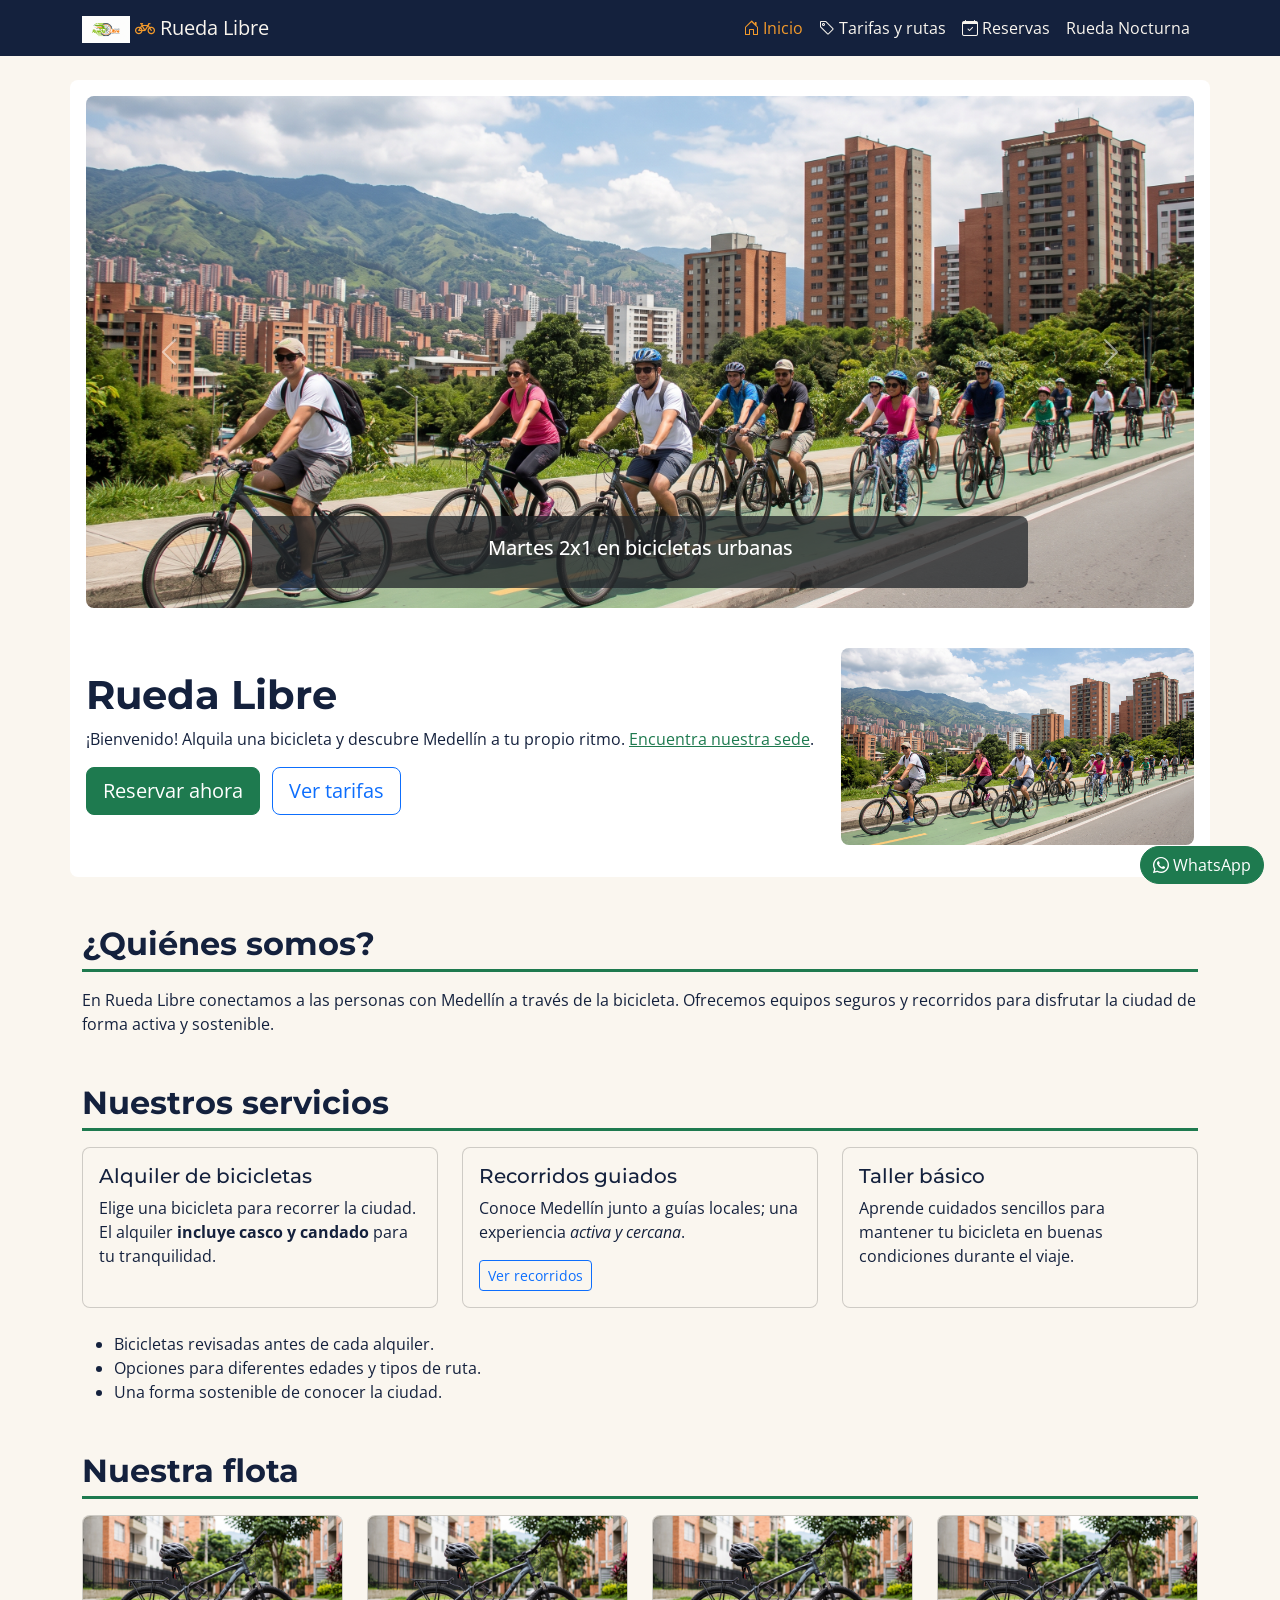
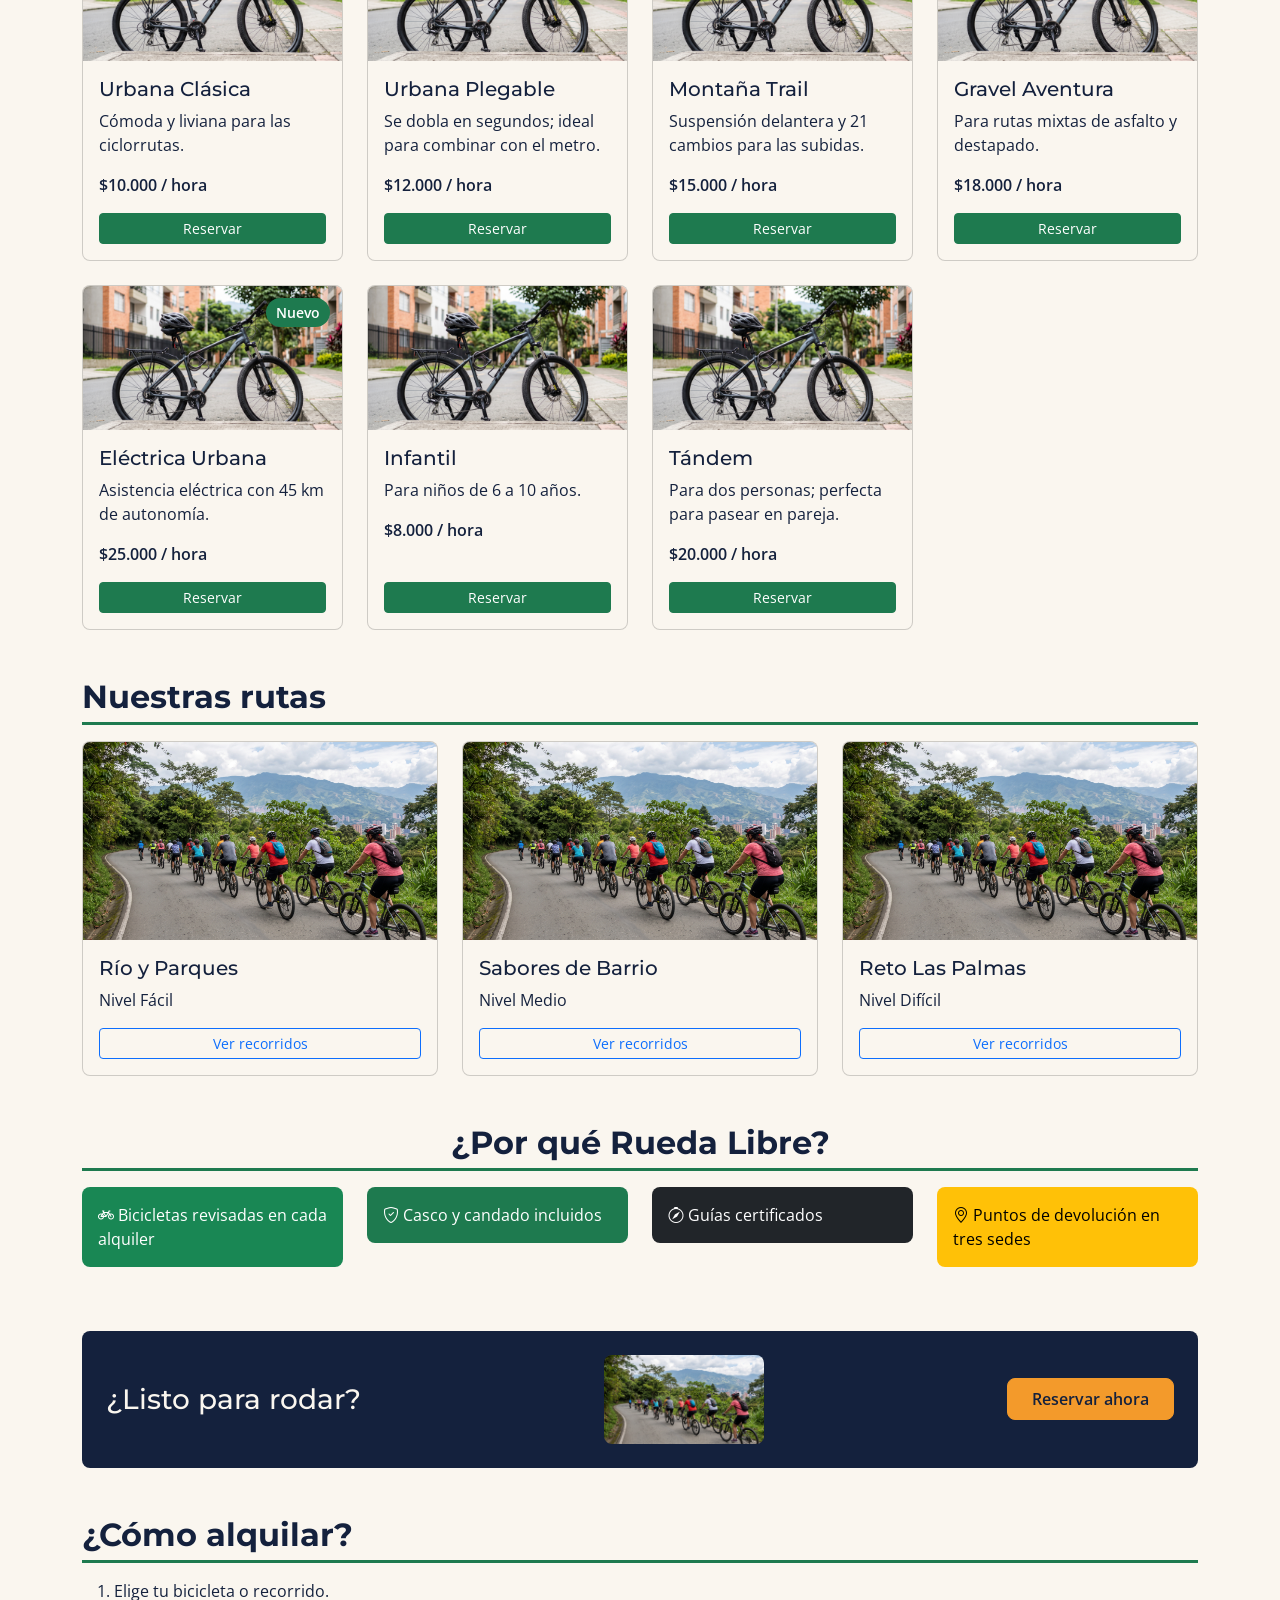
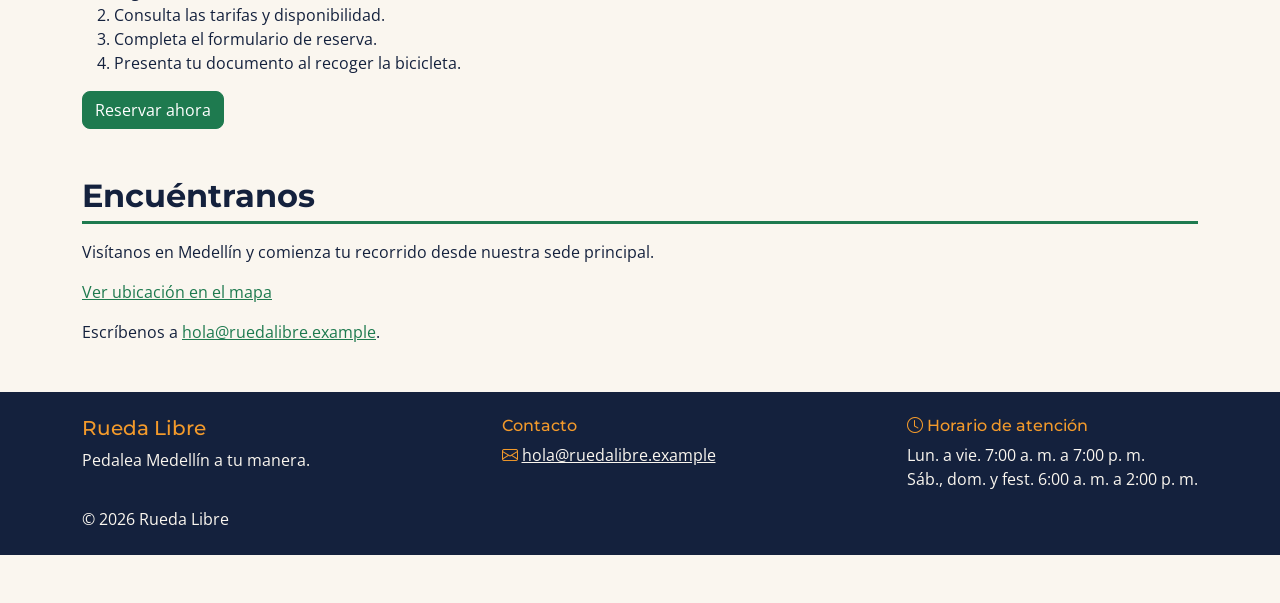
<file: index.html>
<!DOCTYPE html>
<html lang="es">
<head>
  <meta charset="UTF-8">
  <meta name="viewport" content="width=device-width, initial-scale=1.0">
  <meta name="description" content="Alquila bicicletas y descubre Medellín con Rueda Libre.">
  <title>Rueda Libre | Alquiler de bicicletas en Medellín</title>
  <link rel="preconnect" href="https://fonts.googleapis.com">
  <link rel="preconnect" href="https://fonts.gstatic.com" crossorigin>
  <link href="https://fonts.googleapis.com/css2?family=Montserrat:wght@700&family=Open+Sans:wght@400;600&display=swap" rel="stylesheet">
  <link href="https://cdn.jsdelivr.net/npm/bootstrap@5.3.3/dist/css/bootstrap.min.css" rel="stylesheet" integrity="sha384-QWTKZyjpPEjISv5WaRU9OFeRpok6YctnYmDr5pNlyT2bRjXh0JMhjY6hW+ALEwIH" crossorigin="anonymous">
  <link href="https://cdn.jsdelivr.net/npm/bootstrap-icons@1.11.3/font/bootstrap-icons.min.css" rel="stylesheet">
  <link rel="stylesheet" href="css/styles.css">
</head>
<body class="pb-5">
  <header>
    <nav class="navbar navbar-expand-lg navbar-dark navbar-marca">
      <div class="container">
        <a class="navbar-brand" href="index.html"><img src="img/logo.png" width="48" alt="Logo de Rueda Libre"> <i class="bi bi-bicycle" aria-hidden="true"></i> Rueda Libre</a>
        <button class="navbar-toggler" type="button" data-bs-toggle="collapse" data-bs-target="#navbarPrincipal" aria-controls="navbarPrincipal" aria-expanded="false" aria-label="Abrir navegación">
          <span class="navbar-toggler-icon"></span>
        </button>
        <div class="collapse navbar-collapse" id="navbarPrincipal">
          <ul class="navbar-nav ms-auto mb-2 mb-lg-0" id="menu">
            <li class="nav-item"><a class="nav-link active" href="index.html" aria-current="page"><i class="bi bi-house-door" aria-hidden="true"></i> Inicio</a></li>
            <li class="nav-item"><a class="nav-link" href="paginas/tarifas.html"><i class="bi bi-tag" aria-hidden="true"></i> Tarifas y rutas</a></li>
            <li class="nav-item"><a class="nav-link" href="paginas/reservas.html"><i class="bi bi-calendar-check" aria-hidden="true"></i> Reservas</a></li>
            <li class="nav-item"><a class="nav-link" href="nocturna/index.html">Rueda Nocturna</a></li>
          </ul>
        </div>
      </div>
    </nav>
  </header>

  <main>
    <section class="container hero-portada my-4">
      <div id="carruselPromociones" class="carousel slide mb-4" data-bs-ride="carousel">
        <div class="carousel-inner rounded">
          <div class="carousel-item active">
            <img src="img/portada.jpg" class="d-block w-100" alt="Ciclista recorriendo Medellín" width="1200">
            <div class="carousel-caption d-block bg-dark bg-opacity-75 rounded px-2">
              <p class="h5 text-white">Martes 2x1 en bicicletas urbanas</p>
            </div>
          </div>
          <div class="carousel-item">
            <img src="img/bicicleta.jpg" class="d-block w-100" alt="Bicicleta disponible para alquiler" width="1200">
            <div class="carousel-caption d-block bg-dark bg-opacity-75 rounded px-2">
              <p class="h5 text-white">20 % de descuento en eléctricas de lunes a jueves</p>
            </div>
          </div>
          <div class="carousel-item">
            <img src="img/ruta.jpg" class="d-block w-100" alt="Ruta guiada en bicicleta por Medellín" width="1200">
            <div class="carousel-caption d-block bg-dark bg-opacity-75 rounded px-2">
              <p class="h5 text-white">Si cumples años, el recorrido guiado es gratis</p>
            </div>
          </div>
          <div class="carousel-item">
            <img src="img/ruta.jpg" class="d-block w-100" alt="Grupo en recorrido nocturno de Rueda Libre por Medellín" width="1200">
            <div class="carousel-caption d-block bg-dark bg-opacity-75 rounded px-2">
              <p class="h5 text-white">Rueda Nocturna · Jueves a sábado</p>
              <a class="btn btn-farol btn-sm" href="nocturna/index.html">Conoce Rueda Nocturna</a>
            </div>
          </div>
        </div>
        <button class="carousel-control-prev" type="button" data-bs-target="#carruselPromociones" data-bs-slide="prev">
          <span class="carousel-control-prev-icon" aria-hidden="true"></span>
          <span class="visually-hidden">Anterior</span>
        </button>
        <button class="carousel-control-next" type="button" data-bs-target="#carruselPromociones" data-bs-slide="next">
          <span class="carousel-control-next-icon" aria-hidden="true"></span>
          <span class="visually-hidden">Siguiente</span>
        </button>
      </div>
      <div class="row g-4 align-items-center py-3">
        <div class="col-12 col-md-8">
          <h1>Rueda Libre</h1>
          <p>¡Bienvenido! Alquila una bicicleta y descubre Medellín a tu propio ritmo. <a href="#encuentranos">Encuentra nuestra sede</a>.</p>
          <a class="btn btn-primary btn-lg me-2 mb-2" href="paginas/reservas.html">Reservar ahora</a>
          <a class="btn btn-outline-primary btn-lg mb-2" href="paginas/tarifas.html">Ver tarifas</a>
        </div>
        <div class="col-12 col-md-4">
          <img src="img/portada.jpg" alt="Ciclista disfrutando de un recorrido por Medellín" class="img-fluid rounded" width="800">
        </div>
      </div>
    </section>

    <section class="container my-5">
      <h2 class="seccion-titulo">¿Quiénes somos?</h2>
      <p>En Rueda Libre conectamos a las personas con Medellín a través de la bicicleta. Ofrecemos equipos seguros y recorridos para disfrutar la ciudad de forma activa y sostenible.</p>
    </section>

    <section class="container my-5">
      <h2 class="seccion-titulo">Nuestros servicios</h2>
      <div class="row g-4">
        <article class="col-12 col-md-4">
          <div class="card h-100">
            <div class="card-body">
              <h3 class="card-title h5">Alquiler de bicicletas</h3>
              <p class="card-text">Elige una bicicleta para recorrer la ciudad. El alquiler <strong>incluye casco y candado</strong> para tu tranquilidad.</p>
            </div>
          </div>
        </article>
        <article class="col-12 col-md-4">
          <div class="card h-100">
            <div class="card-body">
              <h3 class="card-title h5">Recorridos guiados</h3>
              <p class="card-text">Conoce Medellín junto a guías locales; una experiencia <em>activa y cercana</em>.</p>
              <a class="btn btn-outline-primary btn-sm mt-auto" href="paginas/tarifas.html#recorridos">Ver recorridos</a>
            </div>
          </div>
        </article>
        <article class="col-12 col-md-4">
          <div class="card h-100">
            <div class="card-body">
              <h3 class="card-title h5">Taller básico</h3>
              <p class="card-text">Aprende cuidados sencillos para mantener tu bicicleta en buenas condiciones durante el viaje.</p>
            </div>
          </div>
        </article>
      </div>
      <ul class="mt-4">
        <li>Bicicletas revisadas antes de cada alquiler.</li>
        <li>Opciones para diferentes edades y tipos de ruta.</li>
        <li>Una forma sostenible de conocer la ciudad.</li>
      </ul>
    </section>

    <section class="container my-5">
      <h2 class="seccion-titulo">Nuestra flota</h2>
      <div class="row g-4">
        <article class="col-12 col-sm-6 col-lg-4 col-xl-3">
          <div class="card h-100">
            <img src="img/bicicleta.jpg" class="card-img-top" alt="Bicicleta urbana clásica" width="600">
            <div class="card-body d-flex flex-column">
              <h3 class="card-title h5">Urbana Clásica</h3>
              <p class="card-text">Cómoda y liviana para las ciclorrutas.</p>
              <p class="card-text fw-semibold">$10.000 / hora</p>
              <a href="paginas/reservas.html" class="btn btn-primary btn-sm mt-auto">Reservar</a>
            </div>
          </div>
        </article>
        <article class="col-12 col-sm-6 col-lg-4 col-xl-3">
          <div class="card h-100">
            <img src="img/bicicleta.jpg" class="card-img-top" alt="Bicicleta urbana plegable" width="600">
            <div class="card-body d-flex flex-column">
              <h3 class="card-title h5">Urbana Plegable</h3>
              <p class="card-text">Se dobla en segundos; ideal para combinar con el metro.</p>
              <p class="card-text fw-semibold">$12.000 / hora</p>
              <a href="paginas/reservas.html" class="btn btn-primary btn-sm mt-auto">Reservar</a>
            </div>
          </div>
        </article>
        <article class="col-12 col-sm-6 col-lg-4 col-xl-3">
          <div class="card h-100">
            <img src="img/bicicleta.jpg" class="card-img-top" alt="Bicicleta de montaña Trail" width="600">
            <div class="card-body d-flex flex-column">
              <h3 class="card-title h5">Montaña Trail</h3>
              <p class="card-text">Suspensión delantera y 21 cambios para las subidas.</p>
              <p class="card-text fw-semibold">$15.000 / hora</p>
              <a href="paginas/reservas.html" class="btn btn-primary btn-sm mt-auto">Reservar</a>
            </div>
          </div>
        </article>
        <article class="col-12 col-sm-6 col-lg-4 col-xl-3">
          <div class="card h-100">
            <img src="img/bicicleta.jpg" class="card-img-top" alt="Bicicleta Gravel Aventura" width="600">
            <div class="card-body d-flex flex-column">
              <h3 class="card-title h5">Gravel Aventura</h3>
              <p class="card-text">Para rutas mixtas de asfalto y destapado.</p>
              <p class="card-text fw-semibold">$18.000 / hora</p>
              <a href="paginas/reservas.html" class="btn btn-primary btn-sm mt-auto">Reservar</a>
            </div>
          </div>
        </article>
        <article class="col-12 col-sm-6 col-lg-4 col-xl-3">
          <div class="card h-100 position-relative">
            <span class="badge-nuevo">Nuevo</span>
            <img src="img/bicicleta.jpg" class="card-img-top" alt="Bicicleta eléctrica urbana" width="600">
            <div class="card-body d-flex flex-column">
              <h3 class="card-title h5">Eléctrica Urbana</h3>
              <p class="card-text">Asistencia eléctrica con 45 km de autonomía.</p>
              <p class="card-text fw-semibold">$25.000 / hora</p>
              <a href="paginas/reservas.html" class="btn btn-primary btn-sm mt-auto">Reservar</a>
            </div>
          </div>
        </article>
        <article class="col-12 col-sm-6 col-lg-4 col-xl-3">
          <div class="card h-100">
            <img src="img/bicicleta.jpg" class="card-img-top" alt="Bicicleta infantil" width="600">
            <div class="card-body d-flex flex-column">
              <h3 class="card-title h5">Infantil</h3>
              <p class="card-text">Para niños de 6 a 10 años.</p>
              <p class="card-text fw-semibold">$8.000 / hora</p>
              <a href="paginas/reservas.html" class="btn btn-primary btn-sm mt-auto">Reservar</a>
            </div>
          </div>
        </article>
        <article class="col-12 col-sm-6 col-lg-4 col-xl-3">
          <div class="card h-100">
            <img src="img/bicicleta.jpg" class="card-img-top" alt="Bicicleta tándem para dos personas" width="600">
            <div class="card-body d-flex flex-column">
              <h3 class="card-title h5">Tándem</h3>
              <p class="card-text">Para dos personas; perfecta para pasear en pareja.</p>
              <p class="card-text fw-semibold">$20.000 / hora</p>
              <a href="paginas/reservas.html" class="btn btn-primary btn-sm mt-auto">Reservar</a>
            </div>
          </div>
        </article>
      </div>
    </section>

    <section class="container my-5">
      <h2 class="seccion-titulo">Nuestras rutas</h2>
      <div class="row g-4">
        <article class="col-12 col-md-4">
          <div class="card h-100">
            <img src="img/ruta.jpg" class="card-img-top" alt="Ruta Río y Parques" width="600">
            <div class="card-body d-flex flex-column">
              <h3 class="card-title h5">Río y Parques</h3>
              <p class="card-text">Nivel Fácil</p>
              <a href="paginas/tarifas.html#recorridos" class="btn btn-outline-primary btn-sm mt-auto">Ver recorridos</a>
            </div>
          </div>
        </article>
        <article class="col-12 col-md-4">
          <div class="card h-100">
            <img src="img/ruta.jpg" class="card-img-top" alt="Ruta Sabores de Barrio" width="600">
            <div class="card-body d-flex flex-column">
              <h3 class="card-title h5">Sabores de Barrio</h3>
              <p class="card-text">Nivel Medio</p>
              <a href="paginas/tarifas.html#recorridos" class="btn btn-outline-primary btn-sm mt-auto">Ver recorridos</a>
            </div>
          </div>
        </article>
        <article class="col-12 col-md-4">
          <div class="card h-100">
            <img src="img/ruta.jpg" class="card-img-top" alt="Ruta Reto Las Palmas" width="600">
            <div class="card-body d-flex flex-column">
              <h3 class="card-title h5">Reto Las Palmas</h3>
              <p class="card-text">Nivel Difícil</p>
              <a href="paginas/tarifas.html#recorridos" class="btn btn-outline-primary btn-sm mt-auto">Ver recorridos</a>
            </div>
          </div>
        </article>
      </div>
    </section>

    <section class="container my-5">
      <h2 class="seccion-titulo text-center">¿Por qué Rueda Libre?</h2>
      <div class="row g-4">
        <div class="col-12 col-sm-6 col-lg-3"><p class="p-3 rounded text-bg-success"><i class="bi bi-bicycle" aria-hidden="true"></i> Bicicletas revisadas en cada alquiler</p></div>
        <div class="col-12 col-sm-6 col-lg-3"><p class="p-3 rounded text-bg-primary"><i class="bi bi-shield-check" aria-hidden="true"></i> Casco y candado incluidos</p></div>
        <div class="col-12 col-sm-6 col-lg-3"><p class="p-3 rounded text-bg-dark"><i class="bi bi-compass" aria-hidden="true"></i> Guías certificados</p></div>
        <div class="col-12 col-sm-6 col-lg-3"><p class="p-3 rounded text-bg-warning"><i class="bi bi-geo-alt" aria-hidden="true"></i> Puntos de devolución en tres sedes</p></div>
      </div>
    </section>

    <section class="container my-5">
      <div class="d-flex flex-column flex-md-row justify-content-between align-items-center gap-3 p-4 rounded navbar-marca">
        <h2 class="h3 mb-0">¿Listo para rodar?</h2>
        <img src="img/ruta.jpg" class="d-none d-md-block rounded" alt="Ciclista listo para recorrer Medellín" width="160">
        <a href="paginas/reservas.html" class="btn btn-naranja px-4 py-2 fw-semibold">Reservar ahora</a>
      </div>
    </section>

    <section class="container my-5">
      <h2 class="seccion-titulo">¿Cómo alquilar?</h2>
      <ol>
        <li>Elige tu bicicleta o recorrido.</li>
        <li>Consulta las tarifas y disponibilidad.</li>
        <li>Completa el formulario de reserva.</li>
        <li>Presenta tu documento al recoger la bicicleta.</li>
      </ol>
      <a class="btn btn-primary" href="paginas/reservas.html">Reservar ahora</a>
    </section>

    <section class="container my-5" id="encuentranos">
      <h2 class="seccion-titulo">Encuéntranos</h2>
      <p>Visítanos en Medellín y comienza tu recorrido desde nuestra sede principal.</p>
      <p><a href="https://www.google.com/maps/search/?api=1&amp;query=Medell%C3%ADn%2C+Colombia" target="_blank" rel="noopener noreferrer">Ver ubicación en el mapa</a></p>
      <p>Escríbenos a <a href="mailto:hola@ruedalibre.example">hola@ruedalibre.example</a>.</p>
    </section>
  </main>

  <footer class="footer-marca py-4">
    <div class="container d-flex flex-column flex-md-row justify-content-between gap-3">
      <div><h2 class="h5">Rueda Libre</h2><p class="mb-0">Pedalea Medellín a tu manera.</p></div>
      <div><h2 class="h6">Contacto</h2><p class="mb-0"><i class="bi bi-envelope" aria-hidden="true"></i> <a href="mailto:hola@ruedalibre.example">hola@ruedalibre.example</a></p></div>
      <div><h2 class="h6"><i class="bi bi-clock" aria-hidden="true"></i> Horario de atención</h2><p class="mb-0">Lun. a vie. 7:00 a. m. a 7:00 p. m.</p><p class="mb-0">Sáb., dom. y fest. 6:00 a. m. a 2:00 p. m.</p></div>
    </div>
    <p class="container mt-3 mb-0">© 2026 Rueda Libre</p>
  </footer>

  <a class="btn btn-primary btn-whatsapp" href="https://wa.me/573000000000" aria-label="Contactar a Rueda Libre por WhatsApp"><i class="bi bi-whatsapp" aria-hidden="true"></i> WhatsApp</a>
  <script src="https://cdn.jsdelivr.net/npm/bootstrap@5.3.3/dist/js/bootstrap.bundle.min.js" integrity="sha384-YvpcrYf0tY3lHB60NNkmXc5s9fDVZLESaAA55NDzOxhy9GkcIdslK1eN7N6jIeHz" crossorigin="anonymous"></script>
</body>
</html>
</file>
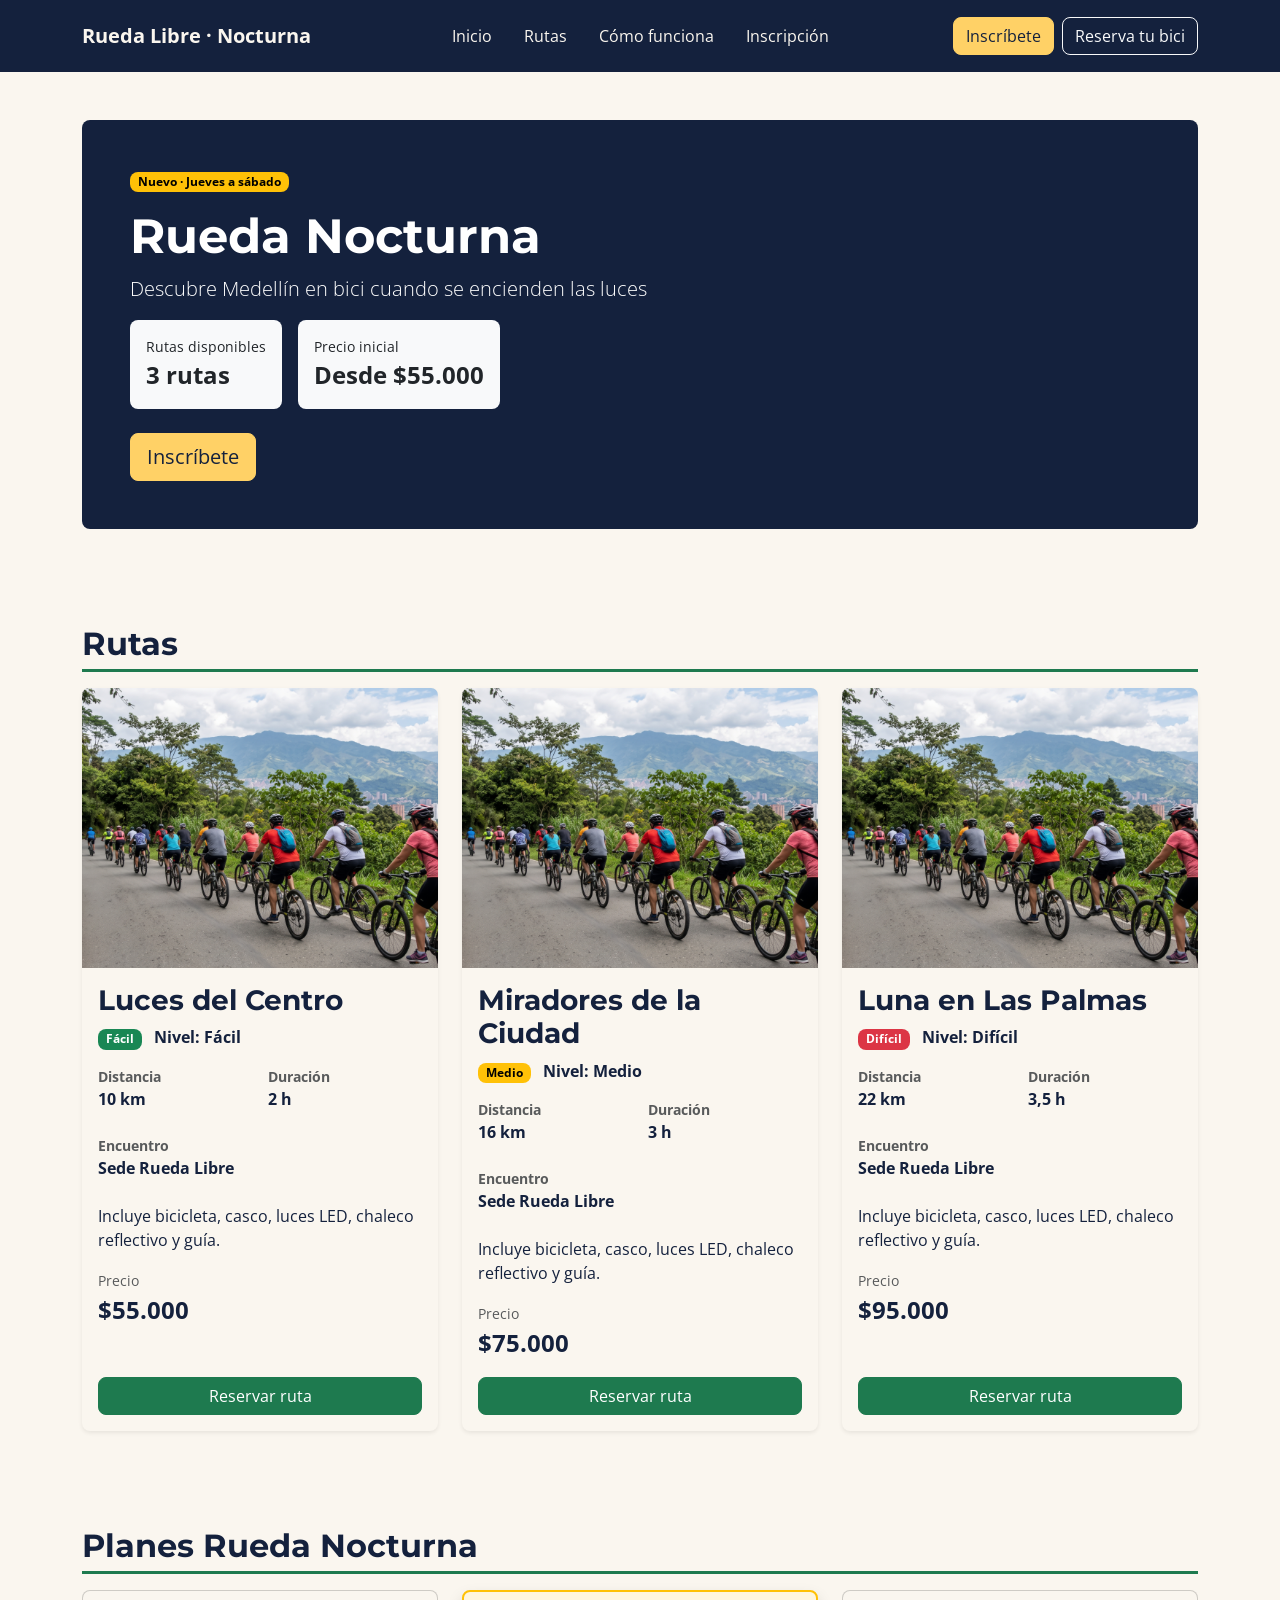
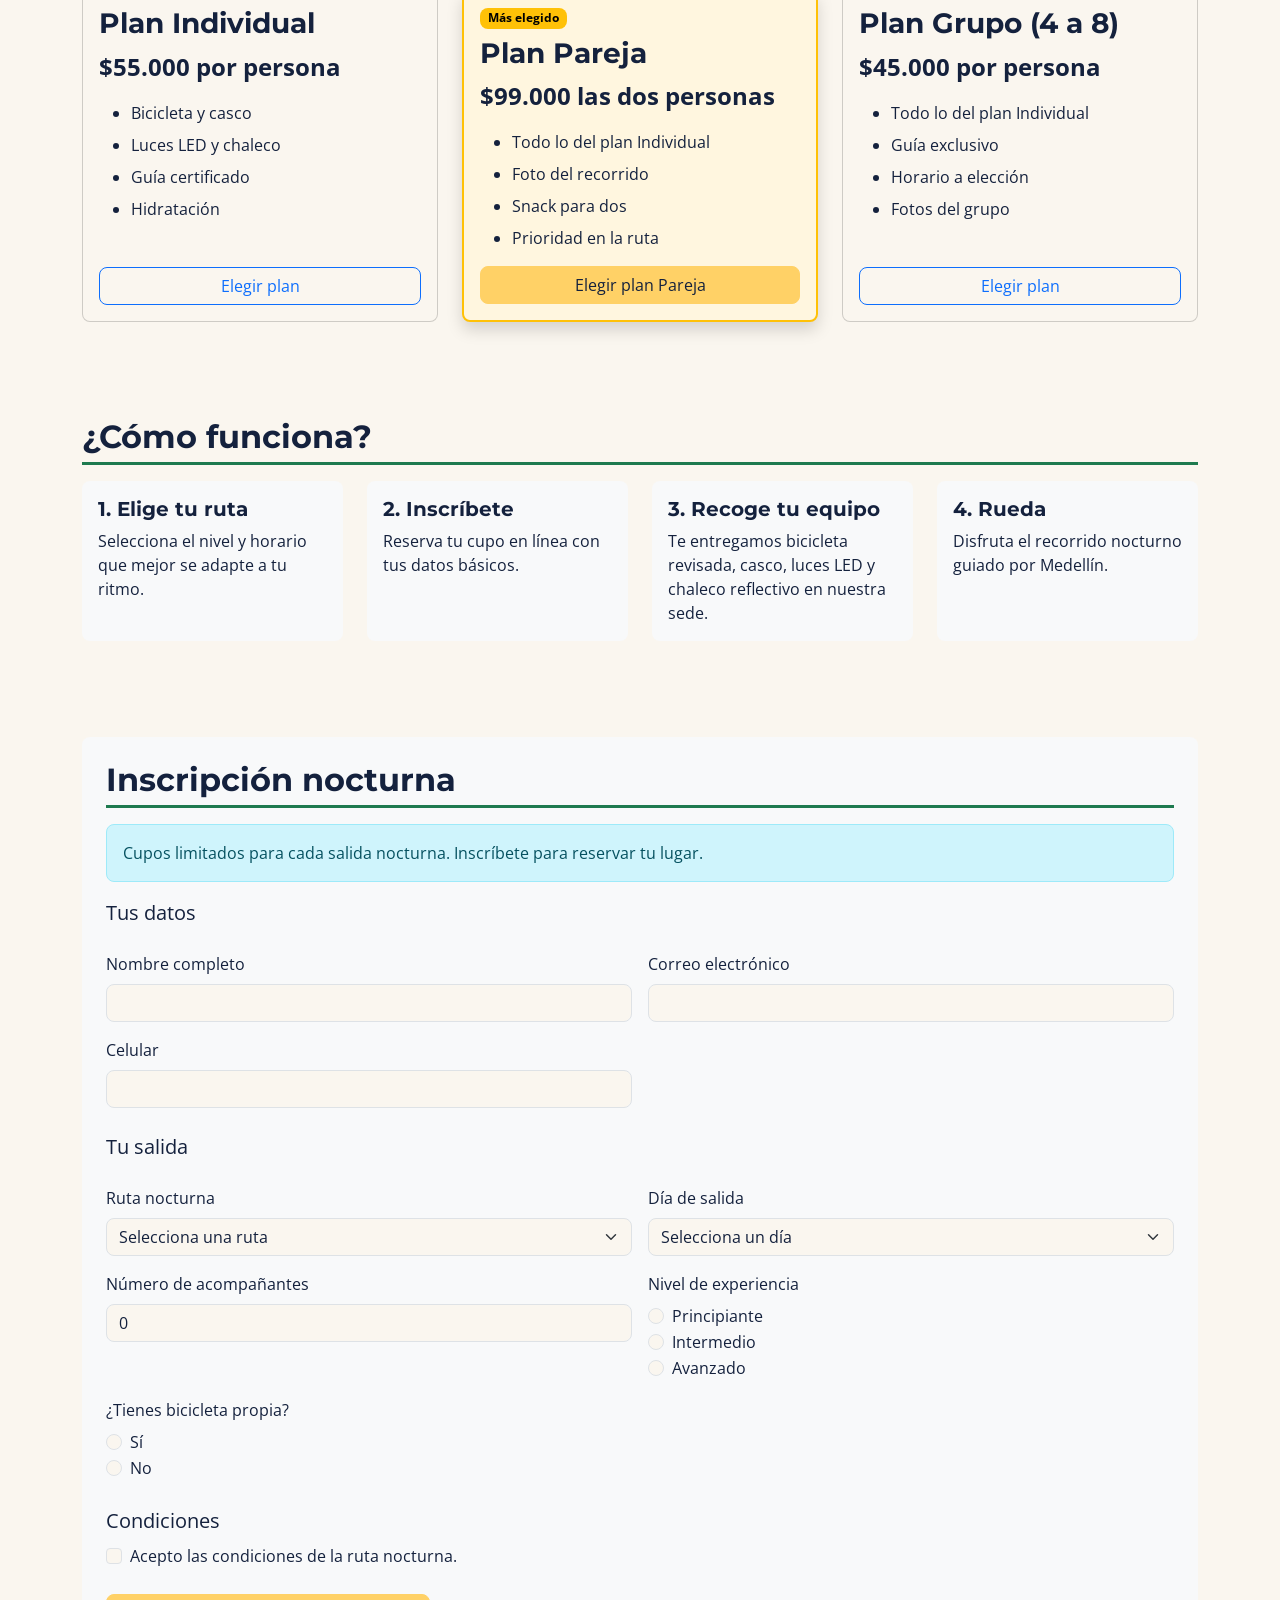
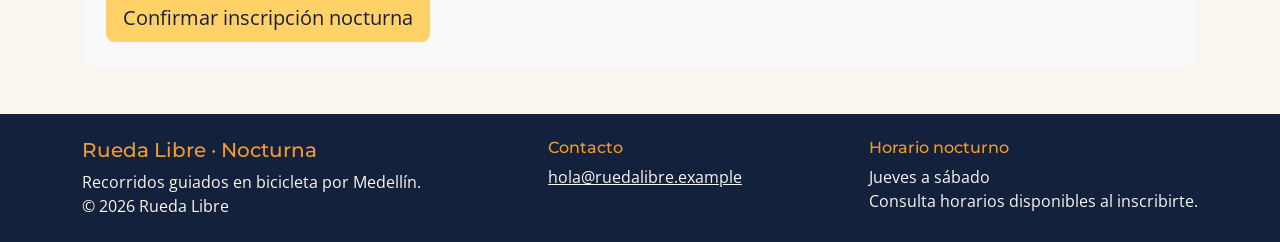
<file: nocturna/index.html>
<!DOCTYPE html>
<html lang="es">
<head>
    <meta charset="UTF-8">
    <meta name="viewport" content="width=device-width, initial-scale=1.0">
    <meta name="description" content="Descubre las rutas nocturnas en bicicleta de Rueda Libre por Medellín.">
    <title>Rueda Nocturna | Rutas en bicicleta</title>
    <script>
        (() => {
            const preferenciaOscura = window.matchMedia('(prefers-color-scheme: dark)')
            const aplicarTema = () => document.documentElement.setAttribute('data-bs-theme', preferenciaOscura.matches ? 'dark' : 'light')
            aplicarTema()
            preferenciaOscura.addEventListener('change', aplicarTema)
        })()
    </script>
    <link rel="preconnect" href="https://fonts.googleapis.com">
    <link rel="preconnect" href="https://fonts.gstatic.com" crossorigin>
    <link href="https://fonts.googleapis.com/css2?family=Montserrat:wght@700&family=Open+Sans:wght@400;600&display=swap" rel="stylesheet">
    <link href="https://cdn.jsdelivr.net/npm/bootstrap@5.3.3/dist/css/bootstrap.min.css" rel="stylesheet" integrity="sha384-QWTKZyjpPEjISv5WaRU9OFeRpok6YctnYmDr5pNlyT2bRjXh0JMhjY6hW+ALEwIH" crossorigin="anonymous">
    <link rel="stylesheet" href="../css/styles.css">
</head>
<body class="nocturna">
    <header>
        <nav class="navbar navbar-expand-md navbar-marca py-3">
            <div class="container d-flex flex-column flex-md-row justify-content-between align-items-center gap-2">
                <a class="navbar-brand fw-bold" href="../index.html">Rueda Libre · Nocturna</a>
                <ul class="navbar-nav d-none d-md-flex flex-row gap-3">
                    <li class="nav-item"><a class="nav-link" href="#inicio">Inicio</a></li>
                    <li class="nav-item"><a class="nav-link" href="#rutas">Rutas</a></li>
                    <li class="nav-item"><a class="nav-link" href="#como-funciona">Cómo funciona</a></li>
                    <li class="nav-item"><a class="nav-link" href="#inscripcion">Inscripción</a></li>
                </ul>
                <div class="d-flex flex-column flex-sm-row gap-2">
                    <a class="btn btn-farol" href="#inscripcion">Inscríbete</a>
                    <a class="btn btn-outline-light" href="../paginas/reservas.html">Reserva tu bici</a>
                </div>
            </div>
        </nav>
    </header>

    <main>
        <section id="inicio">
            <div class="container py-4 py-lg-5">
                <div class="hero-nocturna rounded-3 p-4 p-lg-5">
                    <span class="badge text-bg-warning mb-3">Nuevo · Jueves a sábado</span>
                    <h1 class="display-5 display-lg-3 fw-bold text-white">Rueda Nocturna</h1>
                    <p class="lead text-white">Descubre Medellín en bici cuando se encienden las luces</p>
                    <div class="d-flex flex-column flex-sm-row gap-3 mb-4">
                        <div class="p-3 bg-light text-dark rounded-3">
                            <span class="d-block small">Rutas disponibles</span>
                            <strong class="fs-4">3 rutas</strong>
                        </div>
                        <div class="p-3 bg-light text-dark rounded-3">
                            <span class="d-block small">Precio inicial</span>
                            <strong class="fs-4">Desde $55.000</strong>
                        </div>
                    </div>
                    <a class="btn btn-farol btn-lg" href="#inscripcion">Inscríbete</a>
                </div>
            </div>
        </section>

        <section id="rutas">
            <div class="container py-4 py-lg-5">
                <h2 class="seccion-titulo">Rutas</h2>
                <div class="row g-4">
                    <div class="col-12 col-sm-6 col-lg-4">
                        <article class="card h-100 shadow-sm rounded-3 border-0 card-nocturna">
                            <img src="../img/ruta.jpg" class="card-img-top object-fit-cover" alt="Ruta nocturna Luces del Centro" width="800" height="280">
                            <div class="card-body d-flex flex-column">
                                <h3 class="card-title">Luces del Centro</h3>
                                <p><span class="badge text-bg-success">Fácil</span> <span class="ms-2 fw-bold">Nivel: Fácil</span></p>
                                <dl class="row g-3">
                                    <div class="col-6"><dt class="text-body-secondary small">Distancia</dt><dd class="fw-bold">10 km</dd></div>
                                    <div class="col-6"><dt class="text-body-secondary small">Duración</dt><dd class="fw-bold">2 h</dd></div>
                                    <div class="col-12"><dt class="text-body-secondary small">Encuentro</dt><dd class="fw-bold">Sede Rueda Libre</dd></div>
                                </dl>
                                <p class="card-text">Incluye bicicleta, casco, luces LED, chaleco reflectivo y guía.</p>
                                <div class="mb-3"><span class="text-body-secondary small">Precio</span><p class="fs-4 fw-bold mb-0">$55.000</p></div>
                                <a class="btn btn-primary mt-auto" href="../paginas/reservas.html">Reservar ruta</a>
                            </div>
                        </article>
                    </div>
                    <div class="col-12 col-sm-6 col-lg-4">
                        <article class="card h-100 shadow-sm rounded-3 border-0 card-nocturna">
                            <img src="../img/ruta.jpg" class="card-img-top object-fit-cover" alt="Ruta nocturna Miradores de la Ciudad" width="800" height="280">
                            <div class="card-body d-flex flex-column">
                                <h3 class="card-title">Miradores de la Ciudad</h3>
                                <p><span class="badge text-bg-warning">Medio</span> <span class="ms-2 fw-bold">Nivel: Medio</span></p>
                                <dl class="row g-3">
                                    <div class="col-6"><dt class="text-body-secondary small">Distancia</dt><dd class="fw-bold">16 km</dd></div>
                                    <div class="col-6"><dt class="text-body-secondary small">Duración</dt><dd class="fw-bold">3 h</dd></div>
                                    <div class="col-12"><dt class="text-body-secondary small">Encuentro</dt><dd class="fw-bold">Sede Rueda Libre</dd></div>
                                </dl>
                                <p class="card-text">Incluye bicicleta, casco, luces LED, chaleco reflectivo y guía.</p>
                                <div class="mb-3"><span class="text-body-secondary small">Precio</span><p class="fs-4 fw-bold mb-0">$75.000</p></div>
                                <a class="btn btn-primary mt-auto" href="../paginas/reservas.html">Reservar ruta</a>
                            </div>
                        </article>
                    </div>
                    <div class="col-12 col-sm-6 col-lg-4">
                        <article class="card h-100 shadow-sm rounded-3 border-0 card-nocturna">
                            <img src="../img/ruta.jpg" class="card-img-top object-fit-cover" alt="Ruta nocturna Luna en Las Palmas" width="800" height="280">
                            <div class="card-body d-flex flex-column">
                                <h3 class="card-title">Luna en Las Palmas</h3>
                                <p><span class="badge text-bg-danger">Difícil</span> <span class="ms-2 fw-bold">Nivel: Difícil</span></p>
                                <dl class="row g-3">
                                    <div class="col-6"><dt class="text-body-secondary small">Distancia</dt><dd class="fw-bold">22 km</dd></div>
                                    <div class="col-6"><dt class="text-body-secondary small">Duración</dt><dd class="fw-bold">3,5 h</dd></div>
                                    <div class="col-12"><dt class="text-body-secondary small">Encuentro</dt><dd class="fw-bold">Sede Rueda Libre</dd></div>
                                </dl>
                                <p class="card-text">Incluye bicicleta, casco, luces LED, chaleco reflectivo y guía.</p>
                                <div class="mb-3"><span class="text-body-secondary small">Precio</span><p class="fs-4 fw-bold mb-0">$95.000</p></div>
                                <a class="btn btn-primary mt-auto" href="../paginas/reservas.html">Reservar ruta</a>
                            </div>
                        </article>
                    </div>
                </div>
            </div>
        </section>

        <section id="planes">
            <div class="container py-4 py-lg-5">
                <h2 class="seccion-titulo">Planes Rueda Nocturna</h2>
                <div class="row g-4">
                    <div class="col-12 col-lg-4">
                        <article class="card h-100 d-flex flex-column justify-content-between p-3">
                            <h3 class="card-title">Plan Individual</h3>
                            <p class="fs-4 fw-bold">$55.000 por persona</p>
                            <ul class="d-flex flex-column gap-2">
                                <li>Bicicleta y casco</li>
                                <li>Luces LED y chaleco</li>
                                <li>Guía certificado</li>
                                <li>Hidratación</li>
                            </ul>
                            <a class="mt-auto btn btn-outline-primary" href="#inscripcion">Elegir plan</a>
                        </article>
                    </div>
                    <div class="col-12 col-lg-4">
                        <article class="card h-100 d-flex flex-column justify-content-between p-3 border-2 border-warning shadow plan-destacado">
                            <span class="badge text-bg-warning mb-2 align-self-start">Más elegido</span>
                            <h3 class="card-title">Plan Pareja</h3>
                            <p class="fs-4 fw-bold">$99.000 las dos personas</p>
                            <ul class="d-flex flex-column gap-2">
                                <li>Todo lo del plan Individual</li>
                                <li>Foto del recorrido</li>
                                <li>Snack para dos</li>
                                <li>Prioridad en la ruta</li>
                            </ul>
                            <a class="mt-auto btn btn-farol" href="#inscripcion">Elegir plan Pareja</a>
                        </article>
                    </div>
                    <div class="col-12 col-lg-4">
                        <article class="card h-100 d-flex flex-column justify-content-between p-3">
                            <h3 class="card-title">Plan Grupo (4 a 8)</h3>
                            <p class="fs-4 fw-bold">$45.000 por persona</p>
                            <ul class="d-flex flex-column gap-2">
                                <li>Todo lo del plan Individual</li>
                                <li>Guía exclusivo</li>
                                <li>Horario a elección</li>
                                <li>Fotos del grupo</li>
                            </ul>
                            <a class="mt-auto btn btn-outline-primary" href="#inscripcion">Elegir plan</a>
                        </article>
                    </div>
                </div>
            </div>
        </section>

        <section id="como-funciona">
            <div class="container py-4 py-lg-5">
                <h2 class="seccion-titulo">¿Cómo funciona?</h2>
                <div class="row g-4">
                    <div class="col-12 col-sm-6 col-lg-3">
                        <article class="h-100 rounded-3 bg-body-tertiary p-3">
                            <h3 class="h5 fw-bold">1. Elige tu ruta</h3>
                            <p class="mb-0">Selecciona el nivel y horario que mejor se adapte a tu ritmo.</p>
                        </article>
                    </div>
                    <div class="col-12 col-sm-6 col-lg-3">
                        <article class="h-100 rounded-3 bg-body-tertiary p-3">
                            <h3 class="h5 fw-bold">2. Inscríbete</h3>
                            <p class="mb-0">Reserva tu cupo en línea con tus datos básicos.</p>
                        </article>
                    </div>
                    <div class="col-12 col-sm-6 col-lg-3">
                        <article class="h-100 rounded-3 bg-body-tertiary p-3">
                            <h3 class="h5 fw-bold">3. Recoge tu equipo</h3>
                            <p class="mb-0">Te entregamos bicicleta revisada, casco, luces LED y chaleco reflectivo en nuestra sede.</p>
                        </article>
                    </div>
                    <div class="col-12 col-sm-6 col-lg-3">
                        <article class="h-100 rounded-3 bg-body-tertiary p-3">
                            <h3 class="h5 fw-bold">4. Rueda</h3>
                            <p class="mb-0">Disfruta el recorrido nocturno guiado por Medellín.</p>
                        </article>
                    </div>
                </div>
            </div>
        </section>

        <section id="inscripcion">
            <div class="container py-4 py-lg-5">
                <div class="rounded-3 bg-body-tertiary p-4">
                    <h2 class="seccion-titulo">Inscripción nocturna</h2>
                    <div class="alert alert-info" role="status">Cupos limitados para cada salida nocturna. Inscríbete para reservar tu lugar.</div>
                    <form action="#" method="post" class="needs-validation" novalidate>
                        <fieldset class="mb-4">
                            <legend class="fs-5">Tus datos</legend>
                            <div class="row g-3">
                                <div class="col-12 col-md-6">
                                    <label for="noc-nombre" class="form-label">Nombre completo</label>
                                    <input type="text" class="form-control rounded-3" id="noc-nombre" name="nombre" required minlength="3" aria-describedby="noc-nombre-feedback">
                                    <div class="invalid-feedback" id="noc-nombre-feedback">Ingresa tu nombre completo (mínimo 3 caracteres).</div>
                                </div>
                                <div class="col-12 col-md-6">
                                    <label for="noc-correo" class="form-label">Correo electrónico</label>
                                    <input type="email" class="form-control rounded-3" id="noc-correo" name="correo" required aria-describedby="noc-correo-feedback">
                                    <div class="invalid-feedback" id="noc-correo-feedback">Ingresa una dirección de correo electrónico válida.</div>
                                </div>
                                <div class="col-12 col-md-6">
                                    <label for="noc-celular" class="form-label">Celular</label>
                                    <input type="tel" class="form-control rounded-3" id="noc-celular" name="celular" required pattern="3[0-9]{9}" title="Ingresa un celular válido de 10 dígitos que inicie por 3." aria-describedby="noc-celular-feedback">
                                    <div class="invalid-feedback" id="noc-celular-feedback">Ingresa un celular de 10 dígitos que empiece por 3.</div>
                                </div>
                            </div>
                        </fieldset>

                        <fieldset class="mb-4">
                            <legend class="fs-5">Tu salida</legend>
                            <div class="row g-3">
                                <div class="col-12 col-md-6">
                                    <label for="noc-ruta" class="form-label">Ruta nocturna</label>
                                    <select class="form-select" id="noc-ruta" name="ruta" required aria-describedby="noc-ruta-feedback">
                                        <option value="" disabled selected>Selecciona una ruta</option>
                                        <option value="luces-centro">Luces del Centro ($55.000)</option>
                                        <option value="miradores-ciudad">Miradores de la Ciudad ($75.000)</option>
                                        <option value="luna-palmas">Luna en Las Palmas ($95.000)</option>
                                    </select>
                                    <div class="invalid-feedback" id="noc-ruta-feedback">Selecciona una ruta nocturna.</div>
                                </div>
                                <div class="col-12 col-md-6">
                                    <label for="noc-dia" class="form-label">Día de salida</label>
                                    <select class="form-select" id="noc-dia" name="dia" required aria-describedby="noc-dia-feedback">
                                        <option value="" disabled selected>Selecciona un día</option>
                                        <option value="jueves">Jueves</option>
                                        <option value="viernes">Viernes</option>
                                        <option value="sabado">Sábado</option>
                                    </select>
                                    <div class="invalid-feedback" id="noc-dia-feedback">Selecciona Jueves, Viernes o Sábado.</div>
                                </div>
                                <div class="col-12 col-md-6">
                                    <label for="noc-acompanantes" class="form-label">Número de acompañantes</label>
                                    <input type="number" class="form-control rounded-3" id="noc-acompanantes" name="acompanantes" required min="0" max="3" value="0" aria-describedby="noc-acompanantes-feedback">
                                    <div class="invalid-feedback" id="noc-acompanantes-feedback">Ingresa un número de acompañantes entre 0 y 3.</div>
                                </div>
                                <fieldset class="col-12 col-md-6">
                                    <legend class="fs-6">Nivel de experiencia</legend>
                                    <div class="form-check">
                                        <input type="radio" class="form-check-input" id="noc-experiencia-principiante" name="experiencia" value="principiante" required aria-describedby="noc-experiencia-feedback">
                                        <label class="form-check-label" for="noc-experiencia-principiante">Principiante</label>
                                    </div>
                                    <div class="form-check">
                                        <input type="radio" class="form-check-input" id="noc-experiencia-intermedio" name="experiencia" value="intermedio" required aria-describedby="noc-experiencia-feedback">
                                        <label class="form-check-label" for="noc-experiencia-intermedio">Intermedio</label>
                                    </div>
                                    <div class="form-check">
                                        <input type="radio" class="form-check-input" id="noc-experiencia-avanzado" name="experiencia" value="avanzado" required aria-describedby="noc-experiencia-feedback">
                                        <label class="form-check-label" for="noc-experiencia-avanzado">Avanzado</label>
                                        <div class="invalid-feedback" id="noc-experiencia-feedback">Selecciona tu nivel de experiencia.</div>
                                    </div>
                                </fieldset>
                                <fieldset class="col-12 col-md-6">
                                    <legend class="fs-6">¿Tienes bicicleta propia?</legend>
                                    <div class="form-check">
                                        <input type="radio" class="form-check-input" id="noc-bici-si" name="bici_propia" value="si" required aria-describedby="noc-bici-feedback">
                                        <label class="form-check-label" for="noc-bici-si">Sí</label>
                                    </div>
                                    <div class="form-check">
                                        <input type="radio" class="form-check-input" id="noc-bici-no" name="bici_propia" value="no" required aria-describedby="noc-bici-feedback">
                                        <label class="form-check-label" for="noc-bici-no">No</label>
                                        <div class="invalid-feedback" id="noc-bici-feedback">Indica si tienes bicicleta propia.</div>
                                    </div>
                                </fieldset>
                            </div>
                        </fieldset>

                        <fieldset class="mb-4">
                            <legend class="fs-5">Condiciones</legend>
                            <div class="form-check">
                                <input type="checkbox" class="form-check-input" id="noc-condiciones" name="condiciones" required aria-describedby="noc-condiciones-feedback">
                                <label class="form-check-label" for="noc-condiciones">Acepto las condiciones de la ruta nocturna.</label>
                                <div class="invalid-feedback" id="noc-condiciones-feedback">Debes aceptar las condiciones para continuar.</div>
                            </div>
                        </fieldset>
                        <button type="submit" class="btn btn-farol btn-lg">Confirmar inscripción nocturna</button>
                    </form>
                </div>
            </div>
        </section>
    </main>

    <footer class="footer-marca py-4">
        <div class="container d-flex flex-column flex-md-row justify-content-between align-items-start gap-4">
            <div>
                <h2 class="h5">Rueda Libre · Nocturna</h2>
                <p class="mb-0">Recorridos guiados en bicicleta por Medellín.</p>
                <p class="mb-0">© 2026 Rueda Libre</p>
            </div>
            <div>
                <h2 class="h6">Contacto</h2>
                <p class="mb-0"><a href="mailto:hola@ruedalibre.example">hola@ruedalibre.example</a></p>
            </div>
            <div>
                <h2 class="h6">Horario nocturno</h2>
                <p class="mb-0">Jueves a sábado</p>
                <p class="mb-0">Consulta horarios disponibles al inscribirte.</p>
            </div>
        </div>
    </footer>
    <script src="https://cdn.jsdelivr.net/npm/bootstrap@5.3.3/dist/js/bootstrap.bundle.min.js" integrity="sha384-YvpcrYf0tY3lHB60NNkmXc5s9fDVZLESaAA55NDzOxhy9GkcIdslK1eN7N6jIeHz" crossorigin="anonymous"></script>
    <script>
        // Example starter JavaScript for disabling form submissions if there are invalid fields
        (() => {
            'use strict'

            // Fetch all the forms we want to apply custom Bootstrap validation styles to
            const forms = document.querySelectorAll('.needs-validation')

            // Loop over them and prevent submission
            Array.from(forms).forEach(form => {
                form.addEventListener('submit', event => {
                    if (!form.checkValidity()) {
                        event.preventDefault()
                        event.stopPropagation()
                    }

                    form.classList.add('was-validated')
                }, false)
            })
        })()
    </script>
</body>
</html>
</file>
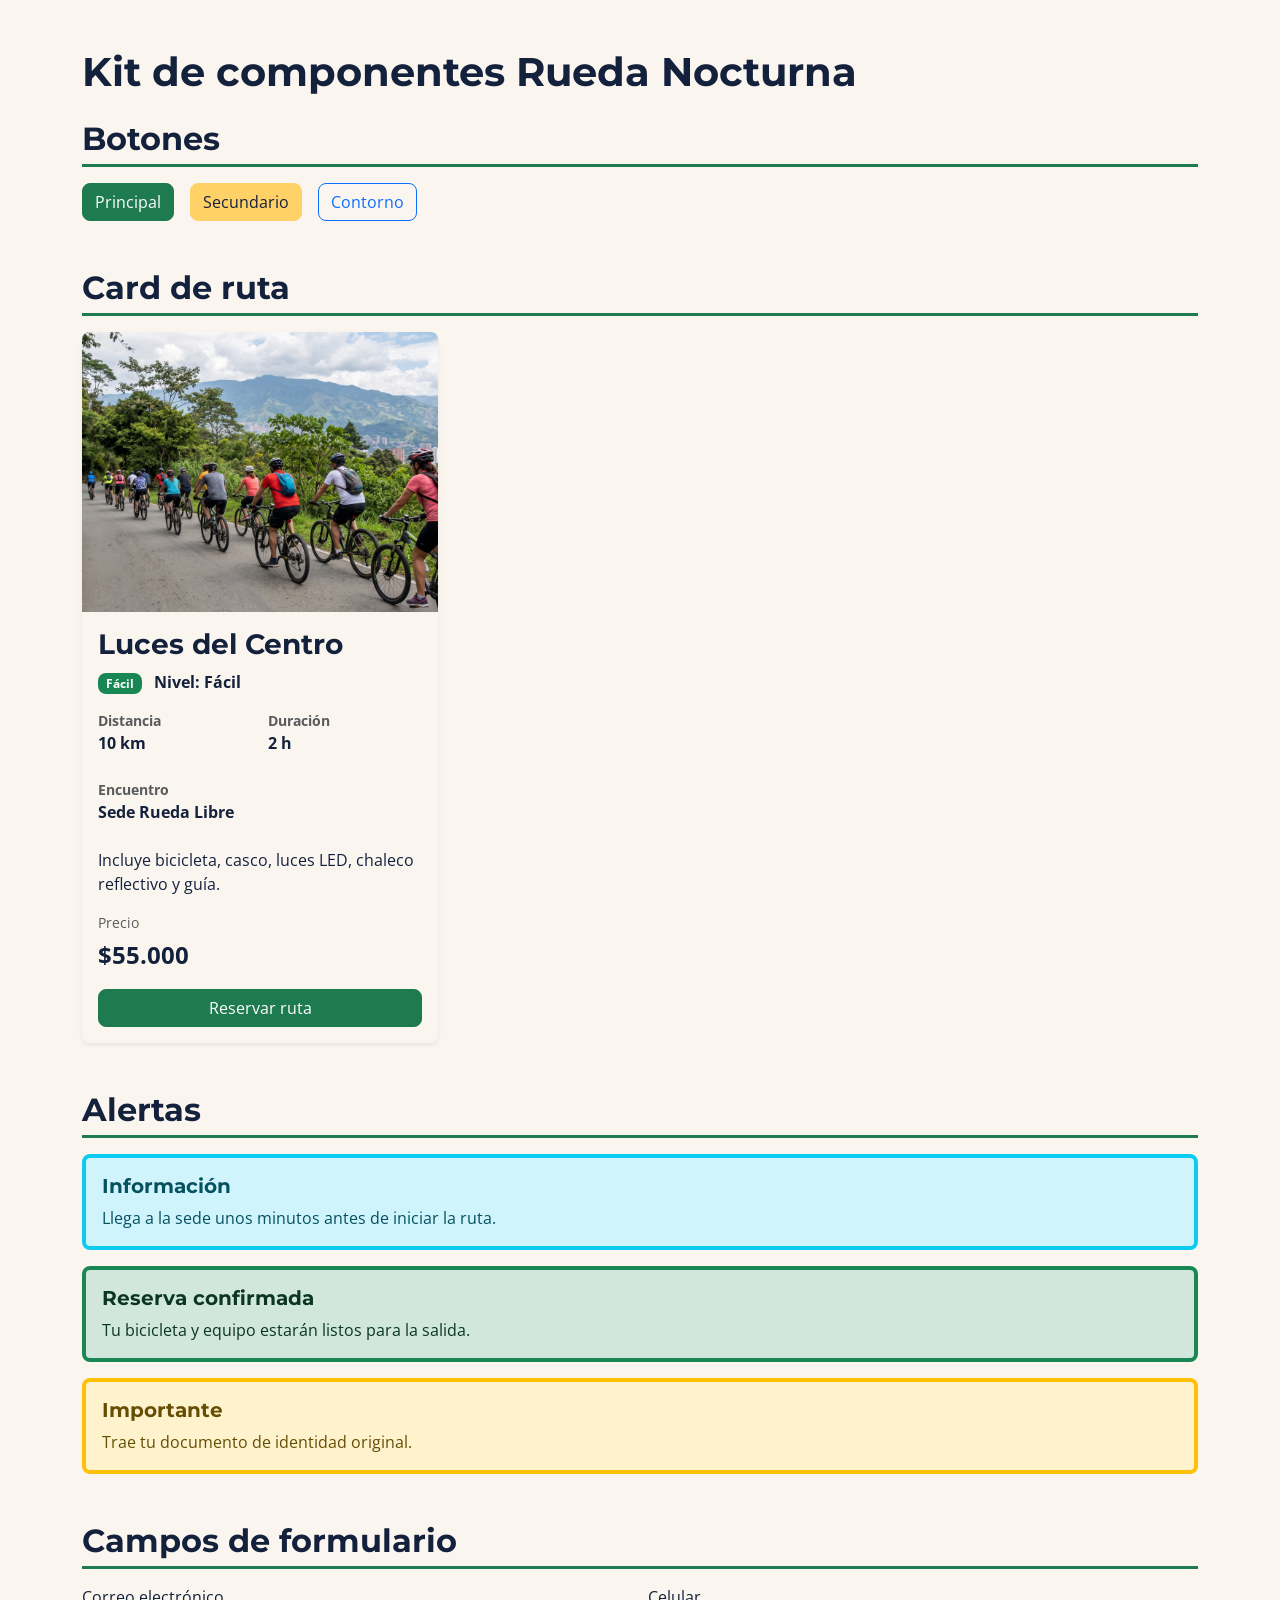
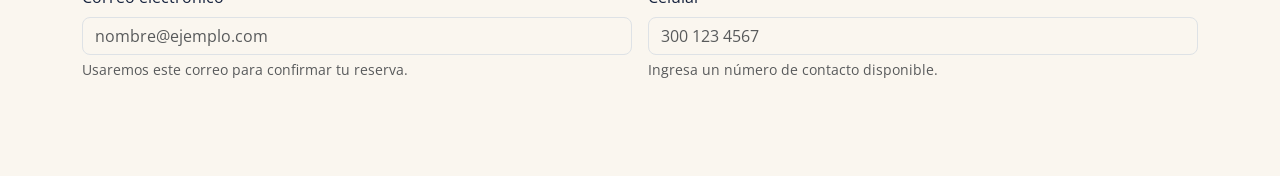
<file: nocturna/componentes.html>
<!DOCTYPE html>
<html lang="es">
<head>
    <meta charset="UTF-8">
    <meta name="viewport" content="width=device-width, initial-scale=1.0">
    <meta name="description" content="Componentes Bootstrap 5.3 de la campaña Rueda Nocturna.">
    <title>Componentes | Rueda Nocturna</title>
    <script>
        (() => {
            const preferenciaOscura = window.matchMedia('(prefers-color-scheme: dark)')
            const aplicarTema = () => document.documentElement.setAttribute('data-bs-theme', preferenciaOscura.matches ? 'dark' : 'light')
            aplicarTema()
            preferenciaOscura.addEventListener('change', aplicarTema)
        })()
    </script>
    <link rel="preconnect" href="https://fonts.googleapis.com">
    <link rel="preconnect" href="https://fonts.gstatic.com" crossorigin>
    <link href="https://fonts.googleapis.com/css2?family=Montserrat:wght@700&family=Open+Sans:wght@400;600&display=swap" rel="stylesheet">
    <link href="https://cdn.jsdelivr.net/npm/bootstrap@5.3.3/dist/css/bootstrap.min.css" rel="stylesheet" integrity="sha384-QWTKZyjpPEjISv5WaRU9OFeRpok6YctnYmDr5pNlyT2bRjXh0JMhjY6hW+ALEwIH" crossorigin="anonymous">
    <link rel="stylesheet" href="../css/styles.css">
</head>
<body class="nocturna">
    <main class="container py-5">
        <h1 class="mb-4">Kit de componentes Rueda Nocturna</h1>

        <section class="mb-5">
            <h2 class="seccion-titulo">Botones</h2>
            <div class="d-flex flex-wrap gap-3">
                <a class="btn btn-primary rounded-3" href="../paginas/reservas.html">Principal</a>
                <a class="btn btn-farol rounded-3" href="../paginas/reservas.html">Secundario</a>
                <a class="btn btn-outline-primary rounded-3" href="../paginas/reservas.html">Contorno</a>
            </div>
        </section>

        <section class="mb-5">
            <h2 class="seccion-titulo">Card de ruta</h2>
            <div class="row">
                <div class="col-12 col-md-6 col-lg-4">
                    <article class="card h-100 shadow-sm rounded-3 border-0 card-nocturna">
                        <img src="../img/ruta.jpg" class="card-img-top object-fit-cover" alt="Ruta nocturna Luces del Centro" width="800" height="280">
                        <div class="card-body d-flex flex-column">
                            <h3 class="card-title">Luces del Centro</h3>
                            <p><span class="badge text-bg-success">Fácil</span> <span class="ms-2 fw-bold">Nivel: Fácil</span></p>
                            <dl class="row g-3">
                                <div class="col-6"><dt class="text-body-secondary small">Distancia</dt><dd class="fw-bold">10 km</dd></div>
                                <div class="col-6"><dt class="text-body-secondary small">Duración</dt><dd class="fw-bold">2 h</dd></div>
                                <div class="col-12"><dt class="text-body-secondary small">Encuentro</dt><dd class="fw-bold">Sede Rueda Libre</dd></div>
                            </dl>
                            <p class="card-text">Incluye bicicleta, casco, luces LED, chaleco reflectivo y guía.</p>
                            <p class="text-body-secondary small mb-1">Precio</p>
                            <p class="fs-4 fw-bold">$55.000</p>
                            <a class="btn btn-primary mt-auto" href="../paginas/reservas.html">Reservar ruta</a>
                        </div>
                    </article>
                </div>
            </div>
        </section>

        <section class="mb-5">
            <h2 class="seccion-titulo">Alertas</h2>
            <div class="alert alert-info border-start border-4 border-info rounded-3 p-3 mb-3" role="alert">
                <h3 class="h5 fw-bold">Información</h3>
                <p class="mb-0">Llega a la sede unos minutos antes de iniciar la ruta.</p>
            </div>
            <div class="alert alert-success border-start border-4 border-success rounded-3 p-3 mb-3" role="status">
                <h3 class="h5 fw-bold">Reserva confirmada</h3>
                <p class="mb-0">Tu bicicleta y equipo estarán listos para la salida.</p>
            </div>
            <div class="alert alert-warning border-start border-4 border-warning rounded-3 p-3 mb-3" role="alert">
                <h3 class="h5 fw-bold">Importante</h3>
                <p class="mb-0">Trae tu documento de identidad original.</p>
            </div>
        </section>

        <section class="mb-5">
            <h2 class="seccion-titulo">Campos de formulario</h2>
            <div class="row g-3">
                <div class="col-12 col-md-6">
                    <label for="correo" class="form-label">Correo electrónico</label>
                    <input type="email" class="form-control rounded-3" id="correo" placeholder="nombre@ejemplo.com" aria-describedby="correo-ayuda">
                    <div class="form-text" id="correo-ayuda">Usaremos este correo para confirmar tu reserva.</div>
                </div>
                <div class="col-12 col-md-6">
                    <label for="celular" class="form-label">Celular</label>
                    <input type="tel" class="form-control rounded-3" id="celular" placeholder="300 123 4567" aria-describedby="celular-ayuda">
                    <div class="form-text" id="celular-ayuda">Ingresa un número de contacto disponible.</div>
                </div>
            </div>
        </section>
    </main>
    <script src="https://cdn.jsdelivr.net/npm/bootstrap@5.3.3/dist/js/bootstrap.bundle.min.js" integrity="sha384-YvpcrYf0tY3lHB60NNkmXc5s9fDVZLESaAA55NDzOxhy9GkcIdslK1eN7N6jIeHz" crossorigin="anonymous"></script>
</body>
</html>
</file>
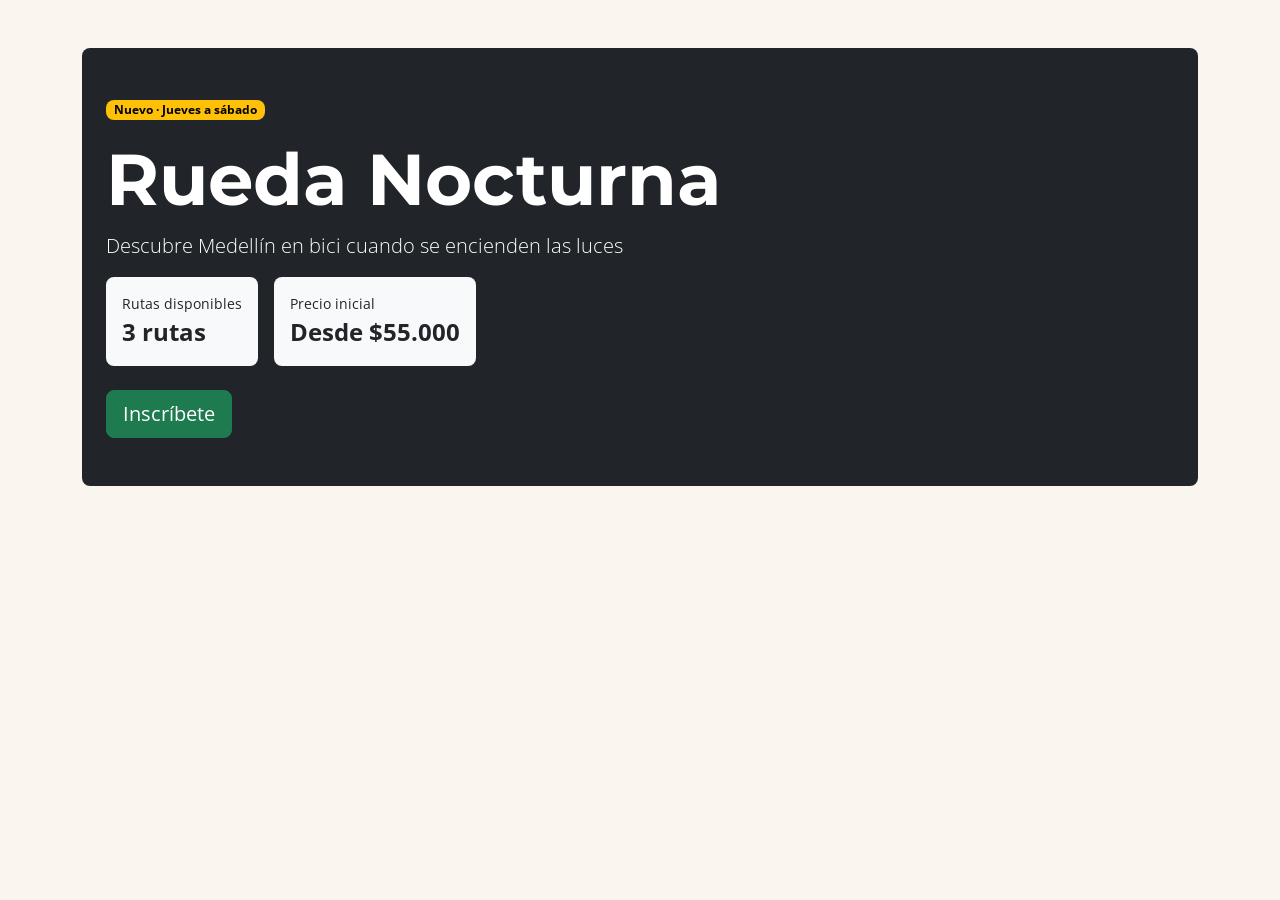
<file: nocturna/prototipo.html>
<!DOCTYPE html>
<html lang="es">
<head>
    <meta charset="UTF-8">
    <meta name="viewport" content="width=device-width, initial-scale=1.0">
    <meta name="description" content="Prototipo de la campaña Rueda Nocturna en Medellín.">
    <title>Rueda Nocturna | Prototipo</title>
    <link rel="preconnect" href="https://fonts.googleapis.com">
    <link rel="preconnect" href="https://fonts.gstatic.com" crossorigin>
    <link href="https://fonts.googleapis.com/css2?family=Montserrat:wght@700&family=Open+Sans:wght@400;600&display=swap" rel="stylesheet">
    <link href="https://cdn.jsdelivr.net/npm/bootstrap@5.3.3/dist/css/bootstrap.min.css" rel="stylesheet" integrity="sha384-QWTKZyjpPEjISv5WaRU9OFeRpok6YctnYmDr5pNlyT2bRjXh0JMhjY6hW+ALEwIH" crossorigin="anonymous">
    <link rel="stylesheet" href="../css/styles.css">
</head>
<body>
    <main class="container py-5">
        <section class="px-4 py-5 bg-dark text-white rounded-3">
            <span class="badge text-bg-warning mb-3">Nuevo · Jueves a sábado</span>
            <h1 class="display-2 fw-bold text-white">Rueda Nocturna</h1>
            <p class="lead text-white">Descubre Medellín en bici cuando se encienden las luces</p>
            <div class="d-flex flex-wrap gap-3 mb-4">
                <div class="p-3 bg-light text-dark rounded-3">
                    <span class="d-block small">Rutas disponibles</span>
                    <strong class="fs-4">3 rutas</strong>
                </div>
                <div class="p-3 bg-light text-dark rounded-3">
                    <span class="d-block small">Precio inicial</span>
                    <strong class="fs-4">Desde $55.000</strong>
                </div>
            </div>
            <a class="btn btn-primary btn-lg" href="../paginas/reservas.html">Inscríbete</a>
        </section>
    </main>
    <script src="https://cdn.jsdelivr.net/npm/bootstrap@5.3.3/dist/js/bootstrap.bundle.min.js" integrity="sha384-YvpcrYf0tY3lHB60NNkmXc5s9fDVZLESaAA55NDzOxhy9GkcIdslK1eN7N6jIeHz" crossorigin="anonymous"></script>
</body>
</html>
</file>
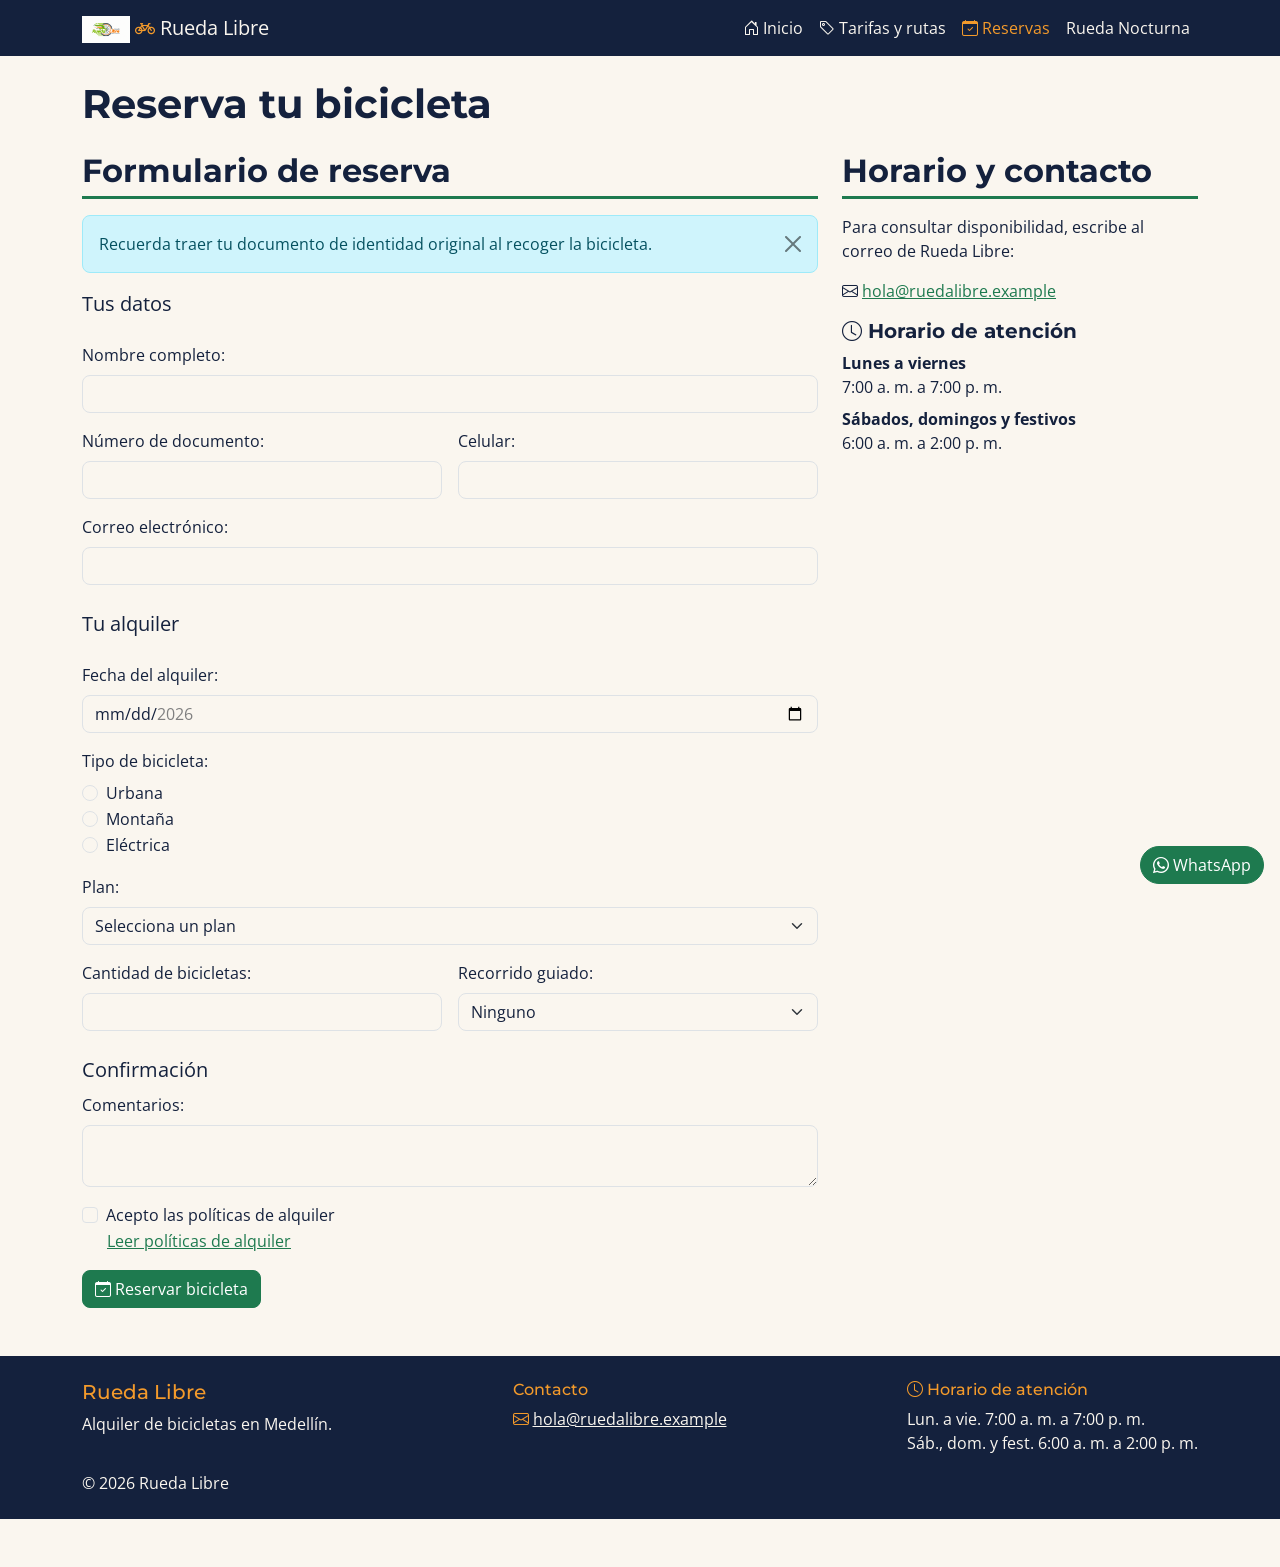
<file: paginas/reservas.html>
<!DOCTYPE html>
<html lang="es">
<head>
    <meta charset="UTF-8">
    <meta name="viewport" content="width=device-width, initial-scale=1.0">
    <meta name="description" content="Solicita una reserva de bicicleta con Rueda Libre y consulta nuestros horarios de atención en Medellín.">
    <title>Reservas | Rueda Libre</title>
    <link rel="preconnect" href="https://fonts.googleapis.com">
    <link rel="preconnect" href="https://fonts.gstatic.com" crossorigin>
    <link href="https://fonts.googleapis.com/css2?family=Montserrat:wght@700&family=Open+Sans:wght@400;600&display=swap" rel="stylesheet">
    <link href="https://cdn.jsdelivr.net/npm/bootstrap@5.3.3/dist/css/bootstrap.min.css" rel="stylesheet" integrity="sha384-QWTKZyjpPEjISv5WaRU9OFeRpok6YctnYmDr5pNlyT2bRjXh0JMhjY6hW+ALEwIH" crossorigin="anonymous">
    <link href="https://cdn.jsdelivr.net/npm/bootstrap-icons@1.11.3/font/bootstrap-icons.min.css" rel="stylesheet">
    <link rel="stylesheet" href="../css/styles.css">
</head>
<body class="pb-5">
    <header>
        <nav class="navbar navbar-expand-lg navbar-dark navbar-marca">
            <div class="container">
                <a class="navbar-brand" href="../index.html"><img src="../img/logo.png" width="48" alt="Logo de Rueda Libre"> <i class="bi bi-bicycle" aria-hidden="true"></i> Rueda Libre</a>
                <button class="navbar-toggler" type="button" data-bs-toggle="collapse" data-bs-target="#navbarPrincipal" aria-controls="navbarPrincipal" aria-expanded="false" aria-label="Abrir navegación">
                    <span class="navbar-toggler-icon"></span>
                </button>
                <div class="collapse navbar-collapse" id="navbarPrincipal">
                    <ul class="navbar-nav ms-auto mb-2 mb-lg-0" id="menu">
                        <li class="nav-item"><a href="../index.html" class="nav-link"><i class="bi bi-house-door" aria-hidden="true"></i> Inicio</a></li>
                        <li class="nav-item"><a href="tarifas.html" class="nav-link"><i class="bi bi-tag" aria-hidden="true"></i> Tarifas y rutas</a></li>
                        <li class="nav-item"><a href="reservas.html" class="nav-link active" aria-current="page"><i class="bi bi-calendar-check" aria-hidden="true"></i> Reservas</a></li>
                        <li class="nav-item"><a href="../nocturna/index.html" class="nav-link">Rueda Nocturna</a></li>
                    </ul>
                </div>
            </div>
        </nav>
    </header>

    <main class="container py-4">
        <h1 class="mb-4">Reserva tu bicicleta</h1>
        <div class="row g-4">
            <section class="col-12 col-md-8">
                <h2 class="seccion-titulo">Formulario de reserva</h2>
                <div class="alert alert-info alert-dismissible fade show" role="alert">
                    Recuerda traer tu documento de identidad original al recoger la bicicleta.
                    <button type="button" class="btn-close" data-bs-dismiss="alert" aria-label="Cerrar"></button>
                </div>
                <form action="#" method="post" class="needs-validation" novalidate>
                    <fieldset class="mb-4">
                        <legend class="fs-5">Tus datos</legend>
                        <div class="row g-3">
                            <div class="col-12">
                                <label for="nombre" class="form-label">Nombre completo:</label>
                                <input type="text" class="form-control" id="nombre" name="nombre" required minlength="3" aria-describedby="nombre-feedback">
                                <div class="invalid-feedback" id="nombre-feedback">Ingresa tu nombre completo (mínimo 3 caracteres).</div>
                            </div>
                            <div class="col-12 col-sm-6">
                                <label for="documento" class="form-label">Número de documento:</label>
                                <input type="text" class="form-control" id="documento" name="documento" required pattern="[0-9]{6,10}" title="Ingresa entre 6 y 10 dígitos numéricos sin puntos ni espacios" aria-describedby="documento-feedback">
                                <div class="invalid-feedback" id="documento-feedback">Ingresa entre 6 y 10 dígitos numéricos sin puntos.</div>
                            </div>
                            <div class="col-12 col-sm-6">
                                <label for="celular" class="form-label">Celular:</label>
                                <input type="tel" class="form-control" id="celular" name="celular" required pattern="3[0-9]{9}" title="Ingresa un número celular válido de 10 dígitos que empiece por 3" aria-describedby="celular-feedback">
                                <div class="invalid-feedback" id="celular-feedback">Ingresa un celular válido de 10 dígitos que inicie por 3.</div>
                            </div>
                            <div class="col-12">
                                <label for="correo" class="form-label">Correo electrónico:</label>
                                <input type="email" class="form-control" id="correo" name="correo" required aria-describedby="correo-feedback">
                                <div class="invalid-feedback" id="correo-feedback">Ingresa una dirección de correo electrónico válida.</div>
                            </div>
                        </div>
                    </fieldset>

                    <fieldset class="mb-4">
                        <legend class="fs-5">Tu alquiler</legend>
                        <div class="row g-3">
                            <div class="col-12">
                                <label for="fecha" class="form-label">Fecha del alquiler:</label>
                                <input type="date" class="form-control" id="fecha" name="fecha" required min="2026-11-01" max="2026-12-31" aria-describedby="fecha-feedback">
                                <div class="invalid-feedback" id="fecha-feedback">Selecciona una fecha entre el 1 de noviembre y el 31 de diciembre de 2026.</div>
                            </div>
                            <div class="col-12">
                                <p id="tipo-label" class="mb-2">Tipo de bicicleta:</p>
                                <div role="radiogroup" aria-labelledby="tipo-label">
                                    <div class="form-check">
                                        <input type="radio" class="form-check-input" id="tipo_urbana" name="tipo_bicicleta" value="urbana" required aria-describedby="tipo-feedback">
                                        <label class="form-check-label" for="tipo_urbana">Urbana</label>
                                    </div>
                                    <div class="form-check">
                                        <input type="radio" class="form-check-input" id="tipo_montana" name="tipo_bicicleta" value="montana" required aria-describedby="tipo-feedback">
                                        <label class="form-check-label" for="tipo_montana">Montaña</label>
                                    </div>
                                    <div class="form-check">
                                        <input type="radio" class="form-check-input" id="tipo_electrica" name="tipo_bicicleta" value="electrica" required aria-describedby="tipo-feedback">
                                        <label class="form-check-label" for="tipo_electrica">Eléctrica</label>
                                        <div class="invalid-feedback" id="tipo-feedback">Selecciona el tipo de bicicleta que deseas reservar.</div>
                                    </div>
                                </div>
                            </div>
                            <div class="col-12">
                                <label for="plan" class="form-label">Plan:</label>
                                <select class="form-select" id="plan" name="plan" required aria-describedby="plan-feedback">
                                    <option value="" disabled selected>Selecciona un plan</option>
                                    <option value="1-hora">1 hora</option>
                                    <option value="medio-dia">Medio día (4 h)</option>
                                    <option value="dia-completo">Día completo</option>
                                </select>
                                <div class="invalid-feedback" id="plan-feedback">Selecciona uno de los planes disponibles.</div>
                            </div>
                            <div class="col-12 col-sm-6">
                                <label for="cantidad" class="form-label">Cantidad de bicicletas:</label>
                                <input type="number" class="form-control" id="cantidad" name="cantidad" required min="1" max="6" aria-describedby="cantidad-feedback">
                                <div class="invalid-feedback" id="cantidad-feedback">Ingresa una cantidad entre 1 y 6 bicicletas.</div>
                            </div>
                            <div class="col-12 col-sm-6">
                                <label for="recorrido" class="form-label">Recorrido guiado:</label>
                                <select class="form-select" id="recorrido" name="recorrido">
                                    <option value="">Ninguno</option>
                                    <option value="rio-parques">Río y Parques</option>
                                    <option value="sabores-barrio">Sabores de Barrio</option>
                                    <option value="reto-palmas">Reto Las Palmas</option>
                                </select>
                            </div>
                        </div>
                    </fieldset>

                    <fieldset class="mb-4">
                        <legend class="fs-5">Confirmación</legend>
                        <div class="mb-3">
                            <label for="comentarios" class="form-label">Comentarios:</label>
                            <textarea class="form-control" id="comentarios" name="comentarios" maxlength="300"></textarea>
                        </div>
                        <div class="form-check mb-3">
                            <input type="checkbox" class="form-check-input" id="politicas" name="politicas" required aria-describedby="politicas-feedback">
                            <label class="form-check-label" for="politicas">Acepto las políticas de alquiler</label>
                            <div><button type="button" class="btn btn-link p-0" data-bs-toggle="modal" data-bs-target="#modalPoliticas">Leer políticas de alquiler</button></div>
                            <div class="invalid-feedback" id="politicas-feedback">Debes aceptar las políticas de alquiler para continuar.</div>
                        </div>
                        <button class="btn btn-primary" type="submit"><i class="bi bi-calendar-check" aria-hidden="true"></i> Reservar bicicleta</button>
                    </fieldset>
                </form>
            </section>

            <aside class="col-12 col-md-4">
                <h2 class="seccion-titulo">Horario y contacto</h2>
                <p>Para consultar disponibilidad, escribe al correo de Rueda Libre:</p>
                <p><i class="bi bi-envelope" aria-hidden="true"></i> <a href="mailto:hola@ruedalibre.example">hola@ruedalibre.example</a></p>
                <h3 class="fs-5"><i class="bi bi-clock" aria-hidden="true"></i> Horario de atención</h3>
                <dl>
                    <dt>Lunes a viernes</dt>
                    <dd>7:00 a. m. a 7:00 p. m.</dd>
                    <dt>Sábados, domingos y festivos</dt>
                    <dd>6:00 a. m. a 2:00 p. m.</dd>
                </dl>
            </aside>
        </div>
    </main>

    <div class="modal fade" id="modalPoliticas" tabindex="-1" role="dialog" aria-labelledby="tituloModalPoliticas" aria-modal="true" aria-hidden="true">
        <div class="modal-dialog">
            <div class="modal-content">
                <div class="modal-header">
                    <h2 class="modal-title fs-5" id="tituloModalPoliticas">Políticas de alquiler</h2>
                    <button type="button" class="btn-close" data-bs-dismiss="modal" aria-label="Cerrar"></button>
                </div>
                <div class="modal-body">
                    <ol>
                        <li>Presenta tu documento de identidad original al recoger la bicicleta.</li>
                        <li>Revisa la bicicleta con el asesor antes de salir.</li>
                        <li>Cada 15 minutos de retraso en la devolución tienen un recargo de $5.000.</li>
                        <li>Los daños por mal uso se cobran según el costo de la reparación.</li>
                        <li>Los menores de edad deben estar acompañados por un adulto responsable.</li>
                    </ol>
                </div>
                <div class="modal-footer">
                    <button type="button" class="btn btn-secondary" data-bs-dismiss="modal">Entendido</button>
                </div>
            </div>
        </div>
    </div>

    <footer class="footer-marca py-4">
        <div class="container d-flex flex-column flex-md-row justify-content-between gap-3">
            <div><h2 class="h5">Rueda Libre</h2><p class="mb-0">Alquiler de bicicletas en Medellín.</p></div>
            <div><h2 class="h6">Contacto</h2><p class="mb-0"><i class="bi bi-envelope" aria-hidden="true"></i> <a href="mailto:hola@ruedalibre.example">hola@ruedalibre.example</a></p></div>
            <div><h2 class="h6"><i class="bi bi-clock" aria-hidden="true"></i> Horario de atención</h2><p class="mb-0">Lun. a vie. 7:00 a. m. a 7:00 p. m.</p><p class="mb-0">Sáb., dom. y fest. 6:00 a. m. a 2:00 p. m.</p></div>
        </div>
        <p class="container mt-3 mb-0">© 2026 Rueda Libre</p>
    </footer>

    <a href="https://wa.me/573000000000" target="_blank" rel="noopener noreferrer" class="btn btn-primary btn-whatsapp" aria-label="Contactar a Rueda Libre por WhatsApp"><i class="bi bi-whatsapp" aria-hidden="true"></i> WhatsApp</a>
    <script src="https://cdn.jsdelivr.net/npm/bootstrap@5.3.3/dist/js/bootstrap.bundle.min.js" integrity="sha384-YvpcrYf0tY3lHB60NNkmXc5s9fDVZLESaAA55NDzOxhy9GkcIdslK1eN7N6jIeHz" crossorigin="anonymous"></script>
    <script>
        // Example starter JavaScript for disabling form submissions if there are invalid fields
        (() => {
            'use strict'

            // Fetch all the forms we want to apply custom Bootstrap validation styles to
            const forms = document.querySelectorAll('.needs-validation')

            // Loop over them and prevent submission
            Array.from(forms).forEach(form => {
                form.addEventListener('submit', event => {
                    if (!form.checkValidity()) {
                        event.preventDefault()
                        event.stopPropagation()
                    }

                    form.classList.add('was-validated')
                }, false)
            })
        })()
    </script>
</body>
</html>
</file>
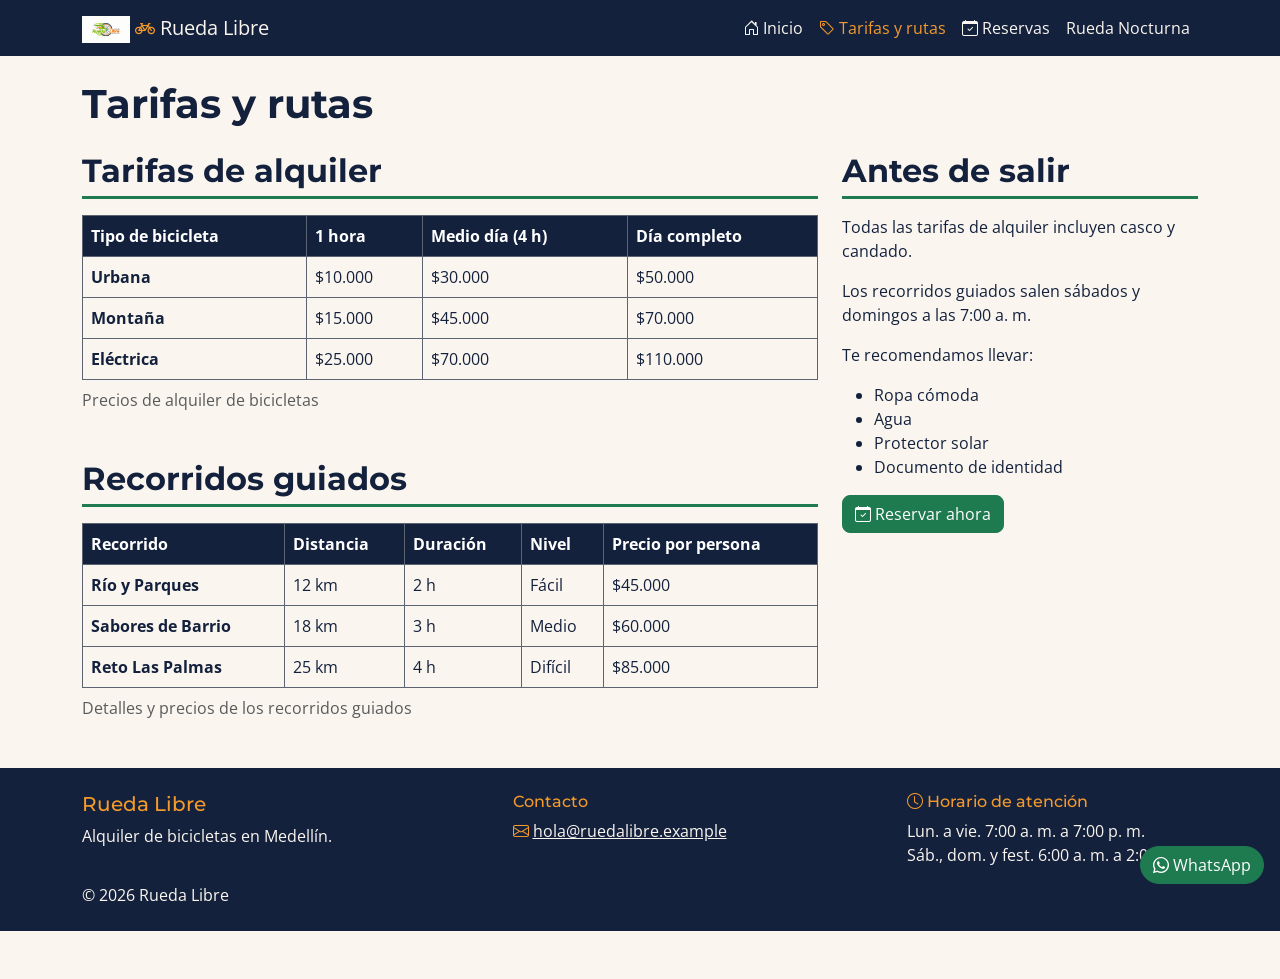
<file: paginas/tarifas.html>
<!DOCTYPE html>
<html lang="es">
<head>
    <meta charset="UTF-8">
    <meta name="viewport" content="width=device-width, initial-scale=1.0">
    <meta name="description" content="Consulta las tarifas de alquiler de bicicletas y los precios de los recorridos guiados de Rueda Libre.">
    <title>Tarifas y rutas | Rueda Libre</title>
    <link rel="preconnect" href="https://fonts.googleapis.com">
    <link rel="preconnect" href="https://fonts.gstatic.com" crossorigin>
    <link href="https://fonts.googleapis.com/css2?family=Montserrat:wght@700&family=Open+Sans:wght@400;600&display=swap" rel="stylesheet">
    <link href="https://cdn.jsdelivr.net/npm/bootstrap@5.3.3/dist/css/bootstrap.min.css" rel="stylesheet" integrity="sha384-QWTKZyjpPEjISv5WaRU9OFeRpok6YctnYmDr5pNlyT2bRjXh0JMhjY6hW+ALEwIH" crossorigin="anonymous">
    <link href="https://cdn.jsdelivr.net/npm/bootstrap-icons@1.11.3/font/bootstrap-icons.min.css" rel="stylesheet">
    <link rel="stylesheet" href="../css/styles.css">
</head>
<body class="pb-5">
    <header>
        <nav class="navbar navbar-expand-lg navbar-dark navbar-marca">
            <div class="container">
                <a class="navbar-brand" href="../index.html"><img src="../img/logo.png" width="48" alt="Logo de Rueda Libre"> <i class="bi bi-bicycle" aria-hidden="true"></i> Rueda Libre</a>
                <button class="navbar-toggler" type="button" data-bs-toggle="collapse" data-bs-target="#navbarPrincipal" aria-controls="navbarPrincipal" aria-expanded="false" aria-label="Abrir navegación">
                    <span class="navbar-toggler-icon"></span>
                </button>
                <div class="collapse navbar-collapse" id="navbarPrincipal">
                    <ul class="navbar-nav ms-auto mb-2 mb-lg-0" id="menu">
                        <li class="nav-item"><a href="../index.html" class="nav-link"><i class="bi bi-house-door" aria-hidden="true"></i> Inicio</a></li>
                        <li class="nav-item"><a href="tarifas.html" class="nav-link active" aria-current="page"><i class="bi bi-tag" aria-hidden="true"></i> Tarifas y rutas</a></li>
                        <li class="nav-item"><a href="reservas.html" class="nav-link"><i class="bi bi-calendar-check" aria-hidden="true"></i> Reservas</a></li>
                        <li class="nav-item"><a href="../nocturna/index.html" class="nav-link">Rueda Nocturna</a></li>
                    </ul>
                </div>
            </div>
        </nav>
    </header>

    <main class="container py-4">
        <h1 class="mb-4">Tarifas y rutas</h1>
        <div class="row g-4">
            <div class="col-12 col-lg-8">
                <section class="mb-4">
                    <h2 class="seccion-titulo">Tarifas de alquiler</h2>
                    <div class="table-responsive">
                        <table class="table table-bordered align-middle tabla-marca">
                            <caption>Precios de alquiler de bicicletas</caption>
                            <thead>
                                <tr>
                                    <th scope="col">Tipo de bicicleta</th>
                                    <th scope="col">1 hora</th>
                                    <th scope="col">Medio día (4 h)</th>
                                    <th scope="col">Día completo</th>
                                </tr>
                            </thead>
                            <tbody>
                                <tr>
                                    <th scope="row">Urbana</th>
                                    <td>$10.000</td>
                                    <td>$30.000</td>
                                    <td>$50.000</td>
                                </tr>
                                <tr>
                                    <th scope="row">Montaña</th>
                                    <td>$15.000</td>
                                    <td>$45.000</td>
                                    <td>$70.000</td>
                                </tr>
                                <tr>
                                    <th scope="row">Eléctrica</th>
                                    <td>$25.000</td>
                                    <td>$70.000</td>
                                    <td>$110.000</td>
                                </tr>
                            </tbody>
                        </table>
                    </div>
                </section>

                <section id="recorridos">
                    <h2 class="seccion-titulo">Recorridos guiados</h2>
                    <div class="table-responsive">
                        <table class="table table-bordered align-middle tabla-marca">
                            <caption>Detalles y precios de los recorridos guiados</caption>
                            <thead>
                                <tr>
                                    <th scope="col">Recorrido</th>
                                    <th scope="col">Distancia</th>
                                    <th scope="col">Duración</th>
                                    <th scope="col">Nivel</th>
                                    <th scope="col">Precio por persona</th>
                                </tr>
                            </thead>
                            <tbody>
                                <tr>
                                    <th scope="row">Río y Parques</th>
                                    <td>12 km</td>
                                    <td>2 h</td>
                                    <td>Fácil</td>
                                    <td>$45.000</td>
                                </tr>
                                <tr>
                                    <th scope="row">Sabores de Barrio</th>
                                    <td>18 km</td>
                                    <td>3 h</td>
                                    <td>Medio</td>
                                    <td>$60.000</td>
                                </tr>
                                <tr>
                                    <th scope="row">Reto Las Palmas</th>
                                    <td>25 km</td>
                                    <td>4 h</td>
                                    <td>Difícil</td>
                                    <td>$85.000</td>
                                </tr>
                            </tbody>
                        </table>
                    </div>
                </section>
            </div>

            <aside class="col-12 col-lg-4">
                <h2 class="seccion-titulo">Antes de salir</h2>
                <p>Todas las tarifas de alquiler incluyen casco y candado.</p>
                <p>Los recorridos guiados salen sábados y domingos a las 7:00 a. m.</p>
                <p>Te recomendamos llevar:</p>
                <ul>
                    <li>Ropa cómoda</li>
                    <li>Agua</li>
                    <li>Protector solar</li>
                    <li>Documento de identidad</li>
                </ul>
                <a class="btn btn-primary" href="reservas.html"><i class="bi bi-calendar-check" aria-hidden="true"></i> Reservar ahora</a>
            </aside>
        </div>
    </main>

    <footer class="footer-marca py-4">
        <div class="container d-flex flex-column flex-md-row justify-content-between gap-3">
            <div><h2 class="h5">Rueda Libre</h2><p class="mb-0">Alquiler de bicicletas en Medellín.</p></div>
            <div><h2 class="h6">Contacto</h2><p class="mb-0"><i class="bi bi-envelope" aria-hidden="true"></i> <a href="mailto:hola@ruedalibre.example">hola@ruedalibre.example</a></p></div>
            <div><h2 class="h6"><i class="bi bi-clock" aria-hidden="true"></i> Horario de atención</h2><p class="mb-0">Lun. a vie. 7:00 a. m. a 7:00 p. m.</p><p class="mb-0">Sáb., dom. y fest. 6:00 a. m. a 2:00 p. m.</p></div>
        </div>
        <p class="container mt-3 mb-0">© 2026 Rueda Libre</p>
    </footer>

    <a href="https://wa.me/573000000000" target="_blank" rel="noopener noreferrer" class="btn btn-primary btn-whatsapp" aria-label="Contactar a Rueda Libre por WhatsApp"><i class="bi bi-whatsapp" aria-hidden="true"></i> WhatsApp</a>
    <script src="https://cdn.jsdelivr.net/npm/bootstrap@5.3.3/dist/js/bootstrap.bundle.min.js" integrity="sha384-YvpcrYf0tY3lHB60NNkmXc5s9fDVZLESaAA55NDzOxhy9GkcIdslK1eN7N6jIeHz" crossorigin="anonymous"></script>
</body>
</html>
</file>
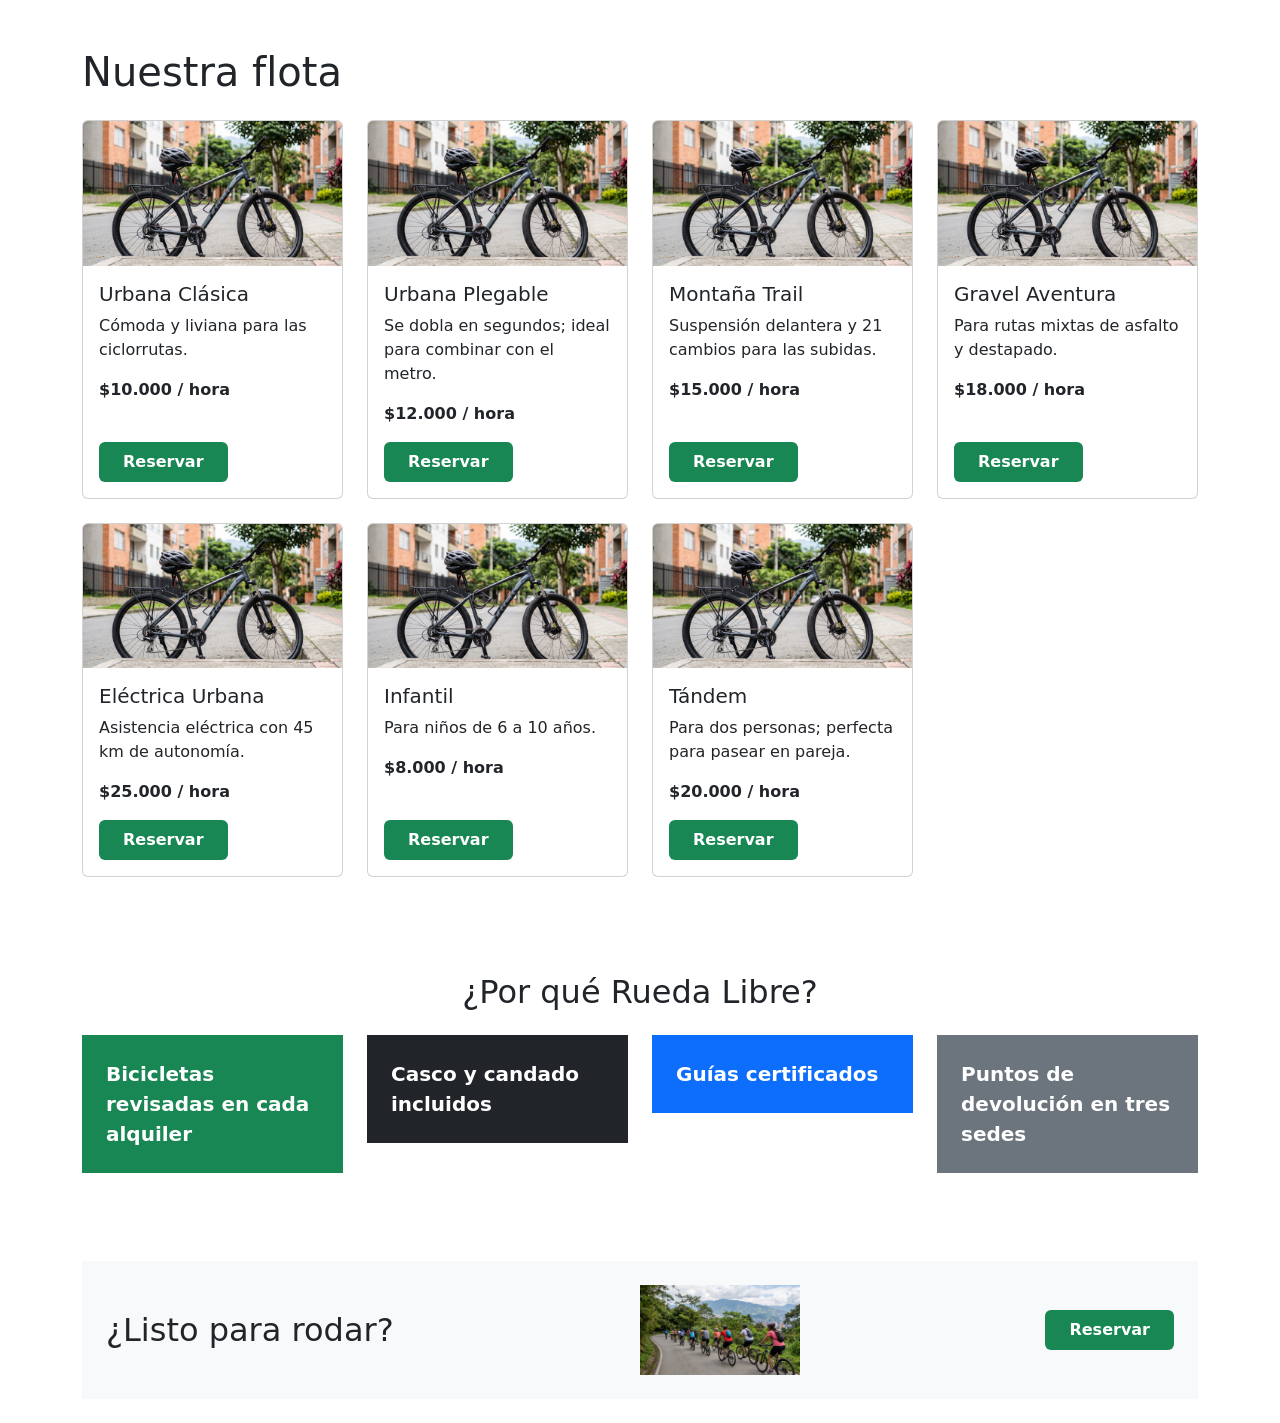
<file: pruebas/catalogo-bootstrap.html>
<!DOCTYPE html>
<html lang="es">
<head>
    <meta charset="UTF-8">
    <meta name="viewport" content="width=device-width, initial-scale=1.0">
    <meta name="description" content="Prueba de catálogo de bicicletas con Bootstrap 5.3.">
    <title>Catálogo de bicicletas | Rueda Libre</title>
    <link href="https://cdn.jsdelivr.net/npm/bootstrap@5.3.3/dist/css/bootstrap.min.css" rel="stylesheet" integrity="sha384-QWTKZyjpPEjISv5WaRU9OFeRpok6YctnYmDr5pNlyT2bRjXh0JMhjY6hW+ALEwIH" crossorigin="anonymous">
</head>
<body>
    <main>
        <section class="container py-5">
            <h1 class="mb-4">Nuestra flota</h1>
            <div class="row g-4">
                <div class="col-12 col-sm-6 col-lg-4 col-xl-3">
                    <article class="card h-100">
                        <img src="../img/bicicleta.jpg" class="card-img-top" alt="Bicicleta Urbana Clásica">
                        <div class="card-body d-flex flex-column">
                            <h2 class="card-title fs-5">Urbana Clásica</h2>
                            <p>Cómoda y liviana para las ciclorrutas.</p>
                            <p class="fw-semibold">$10.000 / hora</p>
                            <a href="../paginas/reservas.html" class="mt-auto px-4 py-2 text-decoration-none fw-semibold bg-success text-white rounded align-self-start" aria-label="Reservar bicicleta Urbana Clásica">Reservar</a>
                        </div>
                    </article>
                </div>
                <div class="col-12 col-sm-6 col-lg-4 col-xl-3">
                    <article class="card h-100">
                        <img src="../img/bicicleta.jpg" class="card-img-top" alt="Bicicleta Urbana Plegable">
                        <div class="card-body d-flex flex-column">
                            <h2 class="card-title fs-5">Urbana Plegable</h2>
                            <p>Se dobla en segundos; ideal para combinar con el metro.</p>
                            <p class="fw-semibold">$12.000 / hora</p>
                            <a href="../paginas/reservas.html" class="mt-auto px-4 py-2 text-decoration-none fw-semibold bg-success text-white rounded align-self-start" aria-label="Reservar bicicleta Urbana Plegable">Reservar</a>
                        </div>
                    </article>
                </div>
                <div class="col-12 col-sm-6 col-lg-4 col-xl-3">
                    <article class="card h-100">
                        <img src="../img/bicicleta.jpg" class="card-img-top" alt="Bicicleta Montaña Trail">
                        <div class="card-body d-flex flex-column">
                            <h2 class="card-title fs-5">Montaña Trail</h2>
                            <p>Suspensión delantera y 21 cambios para las subidas.</p>
                            <p class="fw-semibold">$15.000 / hora</p>
                            <a href="../paginas/reservas.html" class="mt-auto px-4 py-2 text-decoration-none fw-semibold bg-success text-white rounded align-self-start" aria-label="Reservar bicicleta Montaña Trail">Reservar</a>
                        </div>
                    </article>
                </div>
                <div class="col-12 col-sm-6 col-lg-4 col-xl-3">
                    <article class="card h-100">
                        <img src="../img/bicicleta.jpg" class="card-img-top" alt="Bicicleta Gravel Aventura">
                        <div class="card-body d-flex flex-column">
                            <h2 class="card-title fs-5">Gravel Aventura</h2>
                            <p>Para rutas mixtas de asfalto y destapado.</p>
                            <p class="fw-semibold">$18.000 / hora</p>
                            <a href="../paginas/reservas.html" class="mt-auto px-4 py-2 text-decoration-none fw-semibold bg-success text-white rounded align-self-start" aria-label="Reservar bicicleta Gravel Aventura">Reservar</a>
                        </div>
                    </article>
                </div>
                <div class="col-12 col-sm-6 col-lg-4 col-xl-3">
                    <article class="card h-100">
                        <img src="../img/bicicleta.jpg" class="card-img-top" alt="Bicicleta Eléctrica Urbana">
                        <div class="card-body d-flex flex-column">
                            <h2 class="card-title fs-5">Eléctrica Urbana</h2>
                            <p>Asistencia eléctrica con 45 km de autonomía.</p>
                            <p class="fw-semibold">$25.000 / hora</p>
                            <a href="../paginas/reservas.html" class="mt-auto px-4 py-2 text-decoration-none fw-semibold bg-success text-white rounded align-self-start" aria-label="Reservar bicicleta Eléctrica Urbana">Reservar</a>
                        </div>
                    </article>
                </div>
                <div class="col-12 col-sm-6 col-lg-4 col-xl-3">
                    <article class="card h-100">
                        <img src="../img/bicicleta.jpg" class="card-img-top" alt="Bicicleta Infantil">
                        <div class="card-body d-flex flex-column">
                            <h2 class="card-title fs-5">Infantil</h2>
                            <p>Para niños de 6 a 10 años.</p>
                            <p class="fw-semibold">$8.000 / hora</p>
                            <a href="../paginas/reservas.html" class="mt-auto px-4 py-2 text-decoration-none fw-semibold bg-success text-white rounded align-self-start" aria-label="Reservar bicicleta Infantil">Reservar</a>
                        </div>
                    </article>
                </div>
                <div class="col-12 col-sm-6 col-lg-4 col-xl-3">
                    <article class="card h-100">
                        <img src="../img/bicicleta.jpg" class="card-img-top" alt="Bicicleta Tándem">
                        <div class="card-body d-flex flex-column">
                            <h2 class="card-title fs-5">Tándem</h2>
                            <p>Para dos personas; perfecta para pasear en pareja.</p>
                            <p class="fw-semibold">$20.000 / hora</p>
                            <a href="../paginas/reservas.html" class="mt-auto px-4 py-2 text-decoration-none fw-semibold bg-success text-white rounded align-self-start" aria-label="Reservar bicicleta Tándem">Reservar</a>
                        </div>
                    </article>
                </div>
            </div>
        </section>

        <section class="container py-5">
            <h2 class="text-center mb-4">¿Por qué Rueda Libre?</h2>
            <div class="row g-4">
                <div class="col-12 col-sm-6 col-lg-3">
                    <p class="p-4 fs-5 fw-semibold text-bg-success">Bicicletas revisadas en cada alquiler</p>
                </div>
                <div class="col-12 col-sm-6 col-lg-3">
                    <p class="p-4 fs-5 fw-semibold text-bg-dark">Casco y candado incluidos</p>
                </div>
                <div class="col-12 col-sm-6 col-lg-3">
                    <p class="p-4 fs-5 fw-semibold text-bg-primary">Guías certificados</p>
                </div>
                <div class="col-12 col-sm-6 col-lg-3">
                    <p class="p-4 fs-5 fw-semibold text-bg-secondary">Puntos de devolución en tres sedes</p>
                </div>
            </div>
        </section>

        <section class="container py-4">
            <div class="d-flex flex-column flex-md-row justify-content-between align-items-center gap-3 p-4 bg-light">
                <h2 class="mb-0">¿Listo para rodar?</h2>
                <img src="../img/ruta.jpg" class="d-none d-md-block" alt="" width="160">
                <a href="../paginas/reservas.html" class="px-4 py-2 text-decoration-none fw-semibold bg-success text-white rounded">Reservar</a>
            </div>
        </section>
    </main>
    <script src="https://cdn.jsdelivr.net/npm/bootstrap@5.3.3/dist/js/bootstrap.bundle.min.js" integrity="sha384-YvpcrYf0tY3lHB60NNkmXc5s9fDVZLESaAA55NDzOxhy9GkcIdslK1eN7N6jIeHz" crossorigin="anonymous"></script>
</body>
</html>
</file>
<file: css/styles.css>
:root {
    --verde-ruta: #1E7A4F;
    --naranja-pedal: #F39A2B;
    --azul-noche: #14213D;
    --crema: #FAF6EF;
    --gris-asfalto: #5B6470;
    --amarillo-farol: #FFD166;
    --fuente-titulos: 'Montserrat', sans-serif;
    --fuente-texto: 'Open Sans', sans-serif;
    --bs-primary: var(--verde-ruta);
    --bs-primary-rgb: 30, 122, 79;
    --bs-body-font-family: var(--fuente-texto);
    --bs-body-bg: var(--crema);
    --bs-body-color: var(--azul-noche);
    --bs-link-color: var(--verde-ruta);
    --bs-link-color-rgb: 30, 122, 79;
    --bs-link-hover-color: #145A39;
    --bs-link-hover-color-rgb: 20, 90, 57;
    --bs-border-radius: 0.5rem;
}

body {
    background-color: var(--bs-body-bg);
    color: var(--bs-body-color);
    font-family: var(--bs-body-font-family);
}

h1,
h2,
h3 {
    color: var(--bs-body-color);
    font-family: var(--fuente-titulos);
    font-weight: 700;
}

a:focus-visible {
    outline: 3px solid var(--bs-body-color);
    outline-offset: 3px;
}

.btn-primary {
    --bs-btn-color: #FFFFFF;
    --bs-btn-bg: #1E7A4F;
    --bs-btn-border-color: #1E7A4F;
    --bs-btn-hover-color: #FFFFFF;
    --bs-btn-hover-bg: #165E3C;
    --bs-btn-hover-border-color: #165E3C;
    --bs-btn-active-color: #FFFFFF;
    --bs-btn-active-bg: #165E3C;
    --bs-btn-active-border-color: #165E3C;
}

.btn-naranja {
    --bs-btn-color: #14213D;
    --bs-btn-bg: #F39A2B;
    --bs-btn-border-color: #F39A2B;
    --bs-btn-hover-color: #14213D;
    --bs-btn-hover-bg: #E58B1C;
    --bs-btn-hover-border-color: #E58B1C;
    --bs-btn-active-color: #14213D;
    --bs-btn-active-bg: #D98215;
    --bs-btn-active-border-color: #D98215;
}

.btn-farol {
    --bs-btn-color: var(--azul-noche);
    --bs-btn-bg: var(--amarillo-farol);
    --bs-btn-border-color: var(--amarillo-farol);
    --bs-btn-hover-color: var(--azul-noche);
    --bs-btn-hover-bg: #F3C65A;
    --bs-btn-hover-border-color: #F3C65A;
    --bs-btn-active-color: var(--azul-noche);
    --bs-btn-active-bg: #E8B94F;
    --bs-btn-active-border-color: #E8B94F;
}

.plan-destacado {
    background-color: #FFF6DF;
}

.seccion-titulo {
    padding-bottom: 0.35rem;
    border-bottom: 0.2rem solid var(--bs-primary);
    margin-bottom: 1rem;
}

.navbar-marca,
.footer-marca {
    background-color: var(--azul-noche);
    color: var(--crema);
}

.navbar-marca .navbar-brand,
.navbar-marca .nav-link,
.footer-marca a {
    color: var(--crema);
}

.navbar-marca .navbar-brand .bi,
.footer-marca .bi {
    color: var(--naranja-pedal);
}

.navbar-marca .nav-link:hover,
.navbar-marca .nav-link:focus-visible {
    color: var(--naranja-pedal);
}

.navbar-marca .nav-link.active {
    color: var(--naranja-pedal);
}

.navbar-marca a:focus-visible,
.footer-marca a:focus-visible {
    outline-color: var(--crema);
}

.footer-marca h2 {
    color: var(--naranja-pedal);
}

.footer-marca a:hover,
.footer-marca a:focus-visible {
    color: var(--naranja-pedal);
}

.hero-nocturna {
    background-color: var(--azul-noche);
    color: var(--crema);
}

.hero-portada {
    padding: 1rem;
    border-radius: var(--bs-border-radius);
    background-color: #FFFFFF;
}

.hero-portada .carousel-item img {
    max-height: 32rem;
    object-fit: cover;
}

table.table.tabla-marca {
    --bs-table-color: #14213D;
    --bs-table-border-color: #5B6470;
}

table.table.tabla-marca thead th {
    background-color: #14213D;
    color: #FFFFFF;
}

.badge-nuevo {
    position: absolute;
    top: 0.75rem;
    right: 0.75rem;
    padding: 0.25rem 0.625rem;
    border-radius: 999px;
    background-color: #1E7A4F;
    color: #FFFFFF;
    font-size: 0.875rem;
    font-weight: 600;
}

.btn-whatsapp {
    position: fixed;
    z-index: 1030;
    right: 1rem;
    bottom: 1rem;
    border-radius: 999px;
}

.card-nocturna:hover {
    box-shadow: 0 0.5rem 1rem rgba(20, 33, 61, 0.2);
    transition: box-shadow 0.2s ease;
}

@media (prefers-color-scheme: dark) {
    body.nocturna {
        --bs-body-bg: var(--azul-noche);
        --bs-body-color: var(--crema);
        --bs-link-color: var(--amarillo-farol);
        --bs-link-color-rgb: 255, 209, 102;
        --bs-link-hover-color: #FFE09A;
        --bs-link-hover-color-rgb: 255, 224, 154;
        background-color: var(--bs-body-bg);
        color: var(--bs-body-color);
    }

    body.nocturna a,
    body.nocturna .navbar-marca .navbar-brand,
    body.nocturna .navbar-marca .nav-link,
    body.nocturna .footer-marca a {
        color: var(--amarillo-farol);
    }

    body.nocturna .navbar-marca,
    body.nocturna .footer-marca,
    body.nocturna .hero-nocturna {
        background-color: var(--azul-noche);
        color: var(--crema);
    }

    body.nocturna .navbar-marca .navbar-brand .bi,
    body.nocturna .footer-marca .bi,
    body.nocturna .footer-marca h2,
    body.nocturna .seccion-titulo {
        color: var(--amarillo-farol);
    }

    body.nocturna .seccion-titulo {
        border-color: var(--amarillo-farol);
    }

    body.nocturna .card {
        --bs-card-bg: #1D2B47;
        --bs-card-color: var(--crema);
        --bs-card-border-color: var(--gris-asfalto);
        background-color: var(--bs-card-bg);
        color: var(--bs-card-color);
        border-color: var(--bs-card-border-color);
    }

    body.nocturna .plan-destacado {
        --bs-card-bg: #26395A;
        background-color: var(--bs-card-bg);
    }

    body.nocturna .btn-outline-primary {
        --bs-btn-color: var(--amarillo-farol);
        --bs-btn-border-color: var(--amarillo-farol);
        --bs-btn-hover-color: var(--azul-noche);
        --bs-btn-hover-bg: var(--amarillo-farol);
        --bs-btn-hover-border-color: var(--amarillo-farol);
        --bs-btn-active-color: var(--azul-noche);
        --bs-btn-active-bg: var(--amarillo-farol);
        --bs-btn-active-border-color: var(--amarillo-farol);
    }

}
</file>
